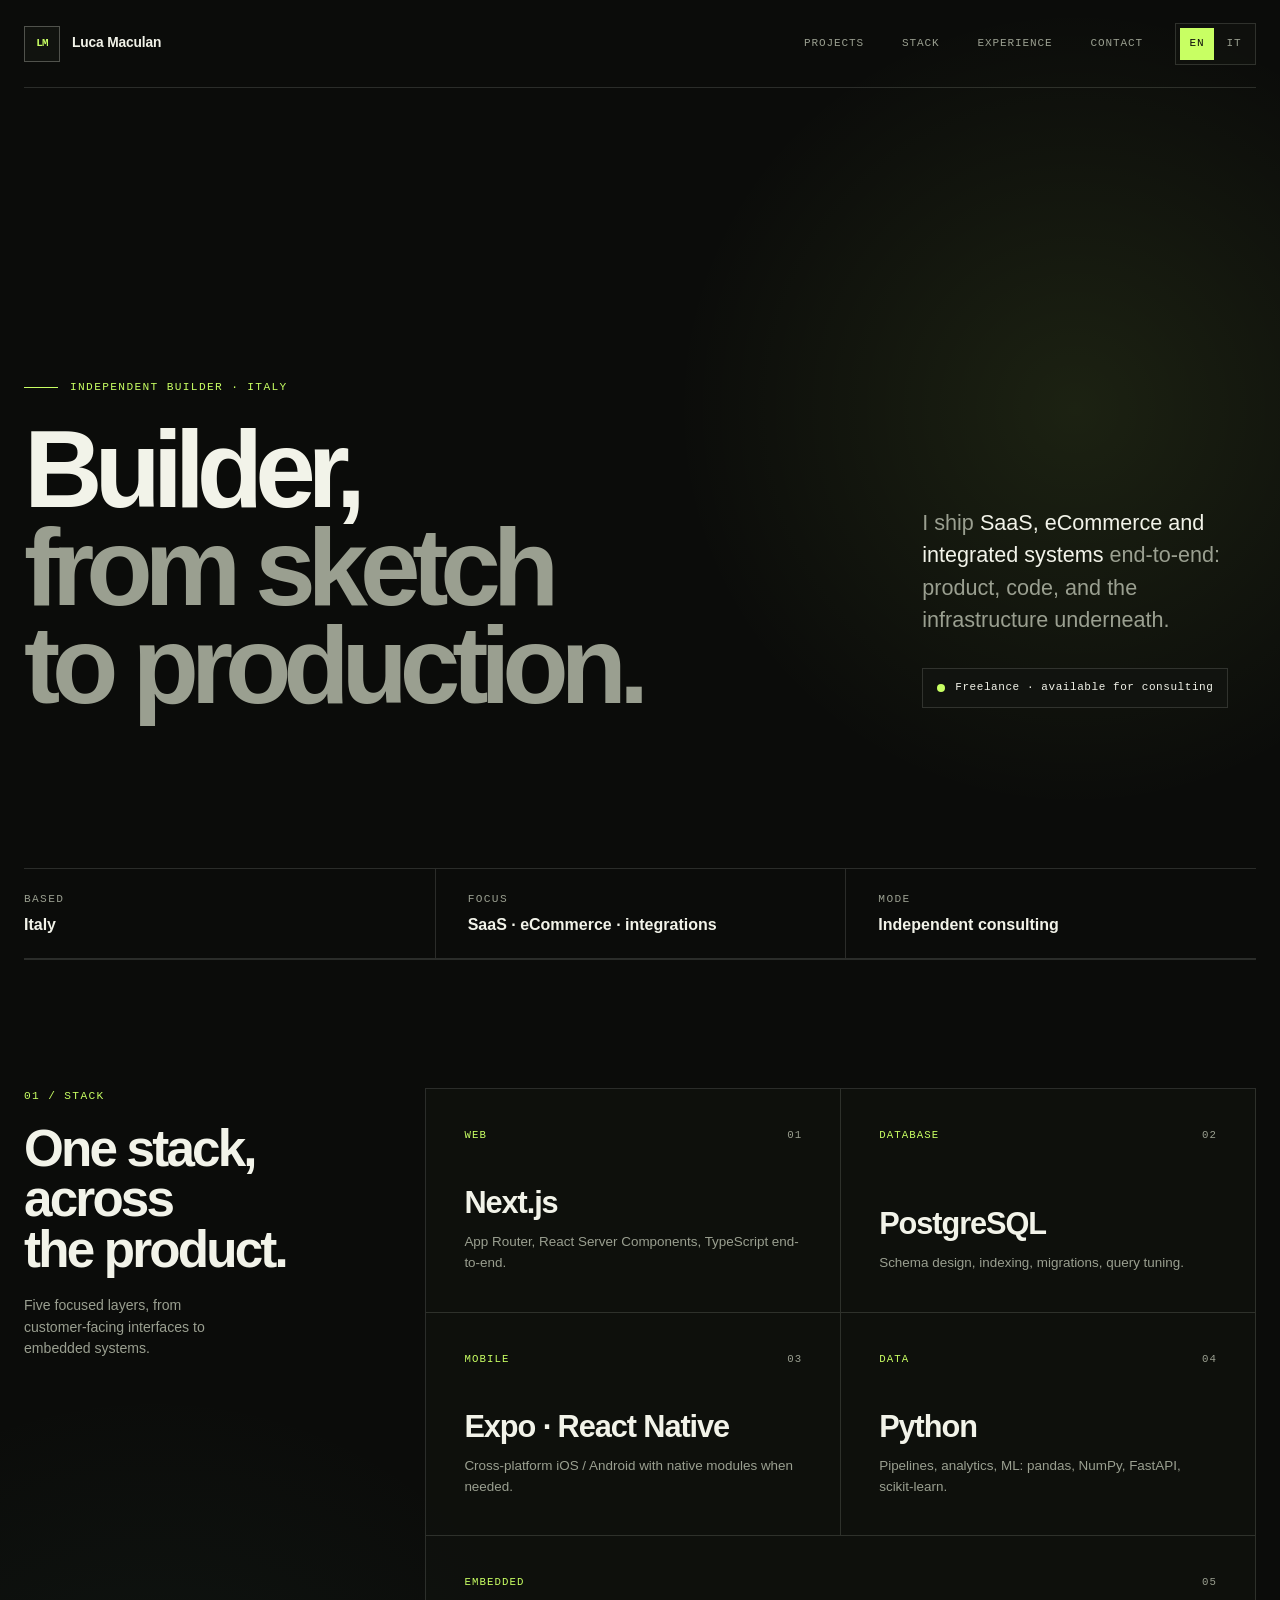
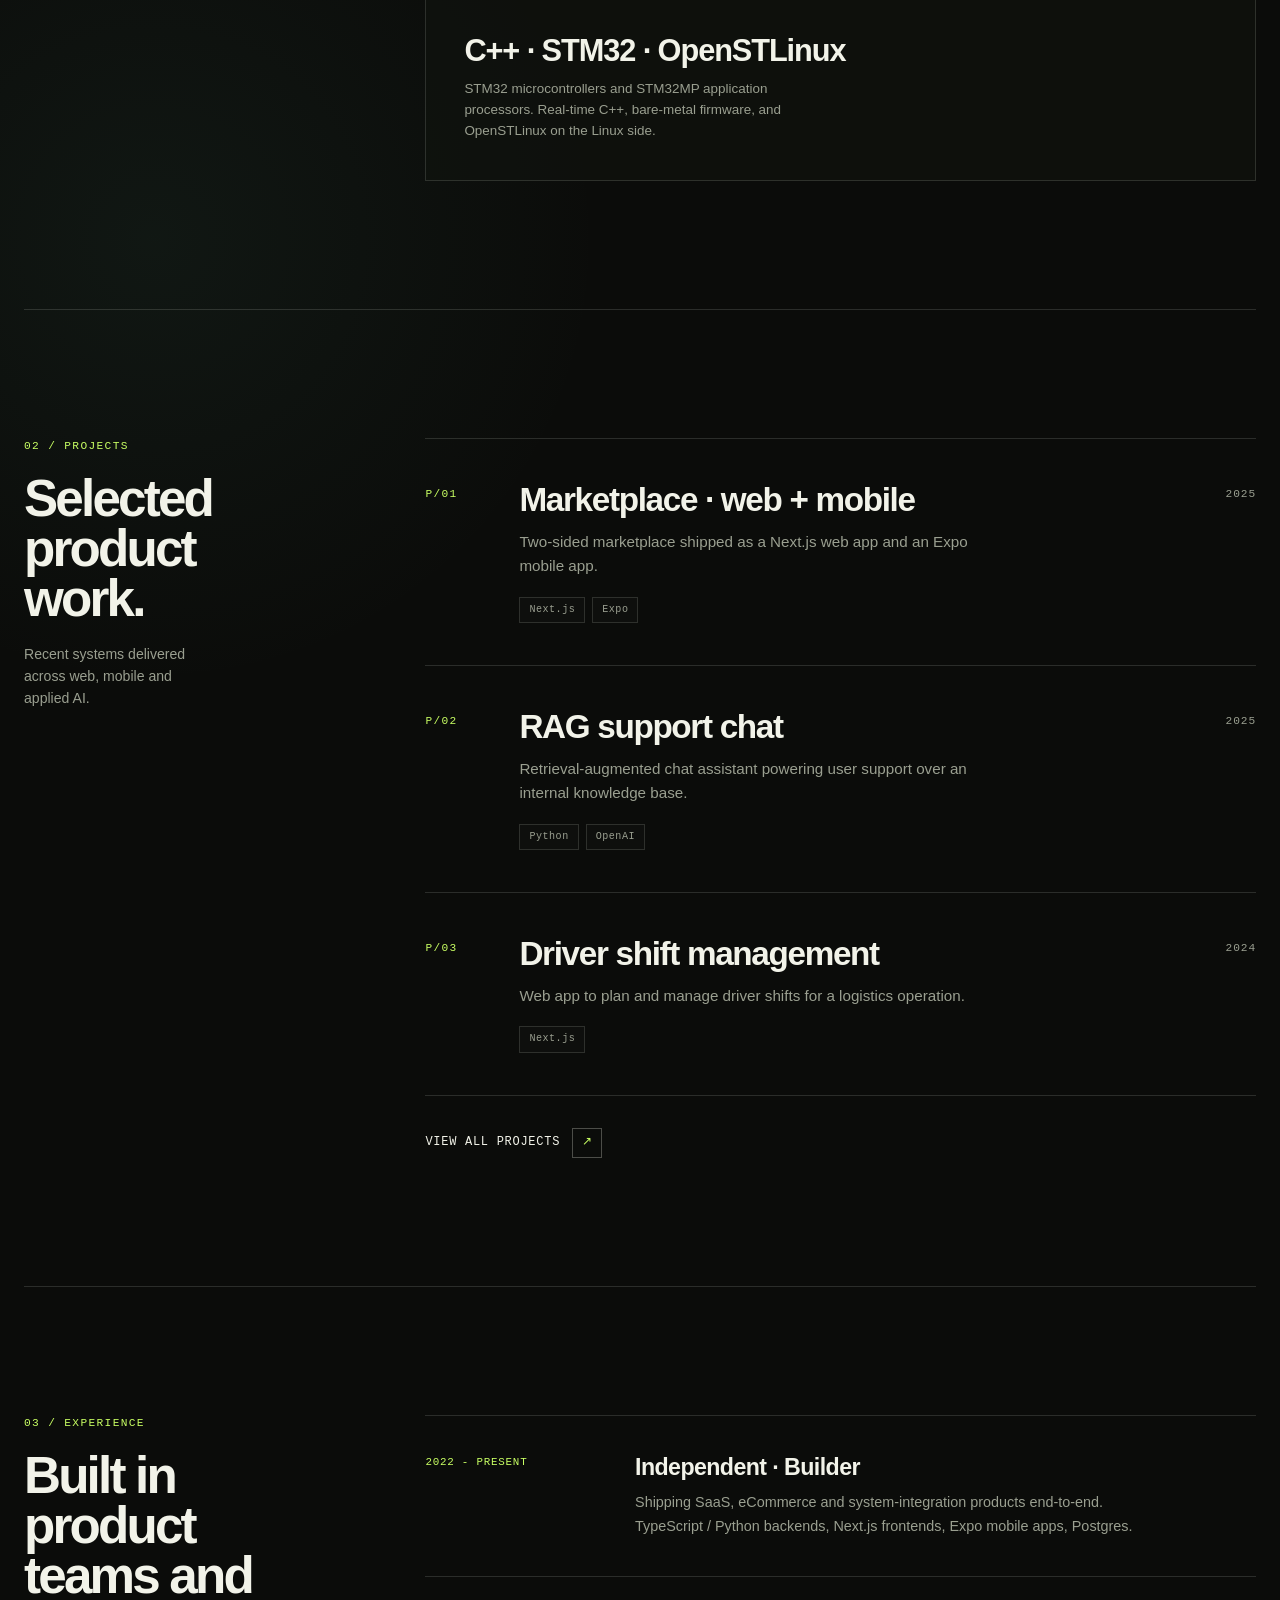
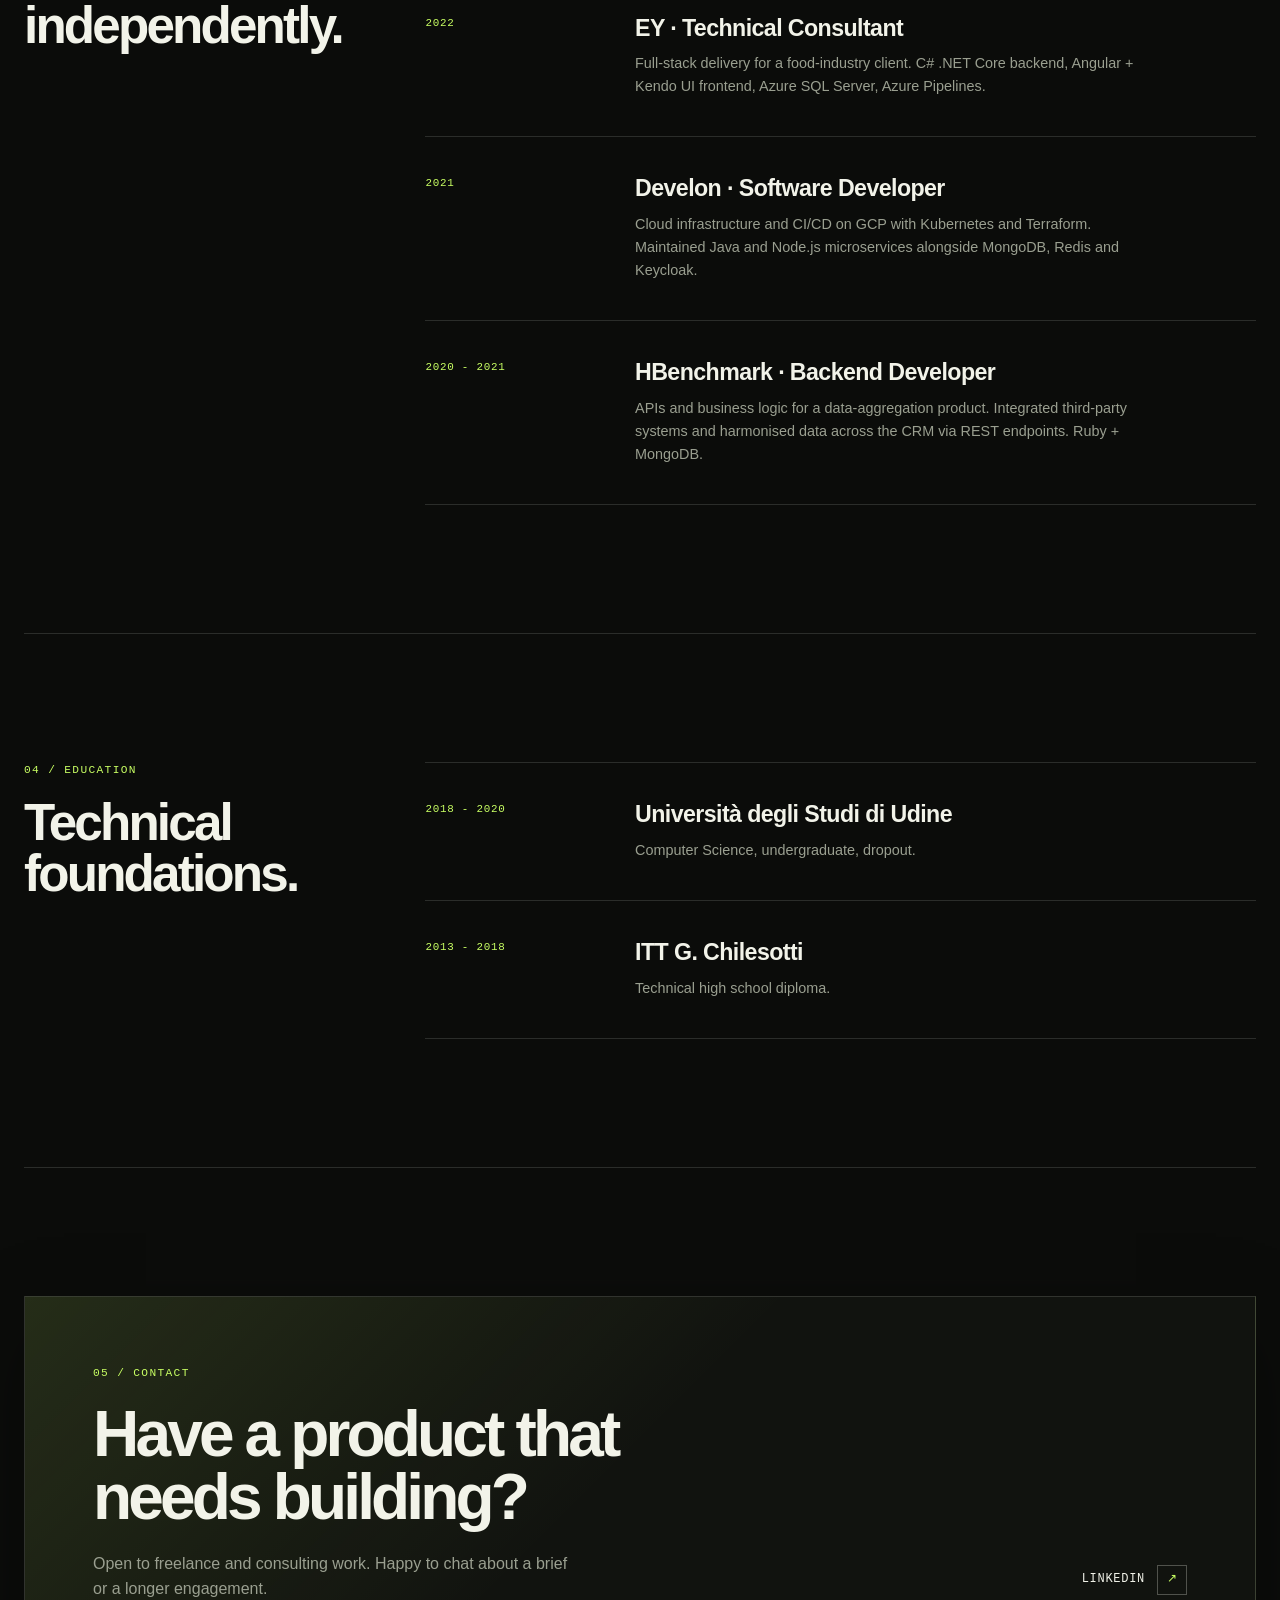
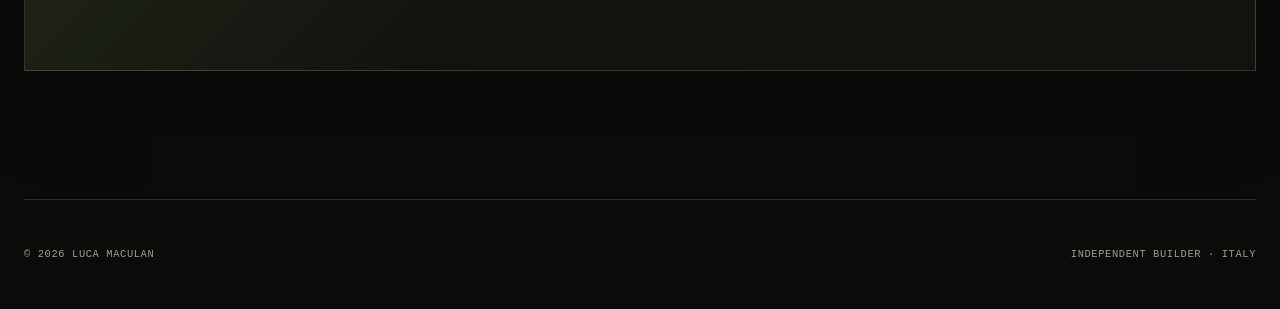
<file: index.html>
<!doctype html>
<html lang="en">
  <head>
    <meta charset="utf-8" />
    <meta name="viewport" content="width=device-width, initial-scale=1" />
    <title>Luca Maculan · Builder</title>
    <link rel="alternate" hreflang="en" href="./en/" />
    <link rel="alternate" hreflang="it" href="./it/" />
    <script>
      (function () {
        var supported = ["en", "it"];
        var fallback = "en";
        var lang = (navigator.language || navigator.userLanguage || fallback)
          .slice(0, 2)
          .toLowerCase();
        var target = supported.indexOf(lang) !== -1 ? lang : fallback;
        location.replace("./" + target + "/");
      })();
    </script>
    <meta http-equiv="refresh" content="0; url=./en/" />
  </head>
  <body>
    <p style="font-family: sans-serif; padding: 24px;">
      <a href="./en/">English</a> · <a href="./it/">Italiano</a>
    </p>
  </body>
</html>
</file>
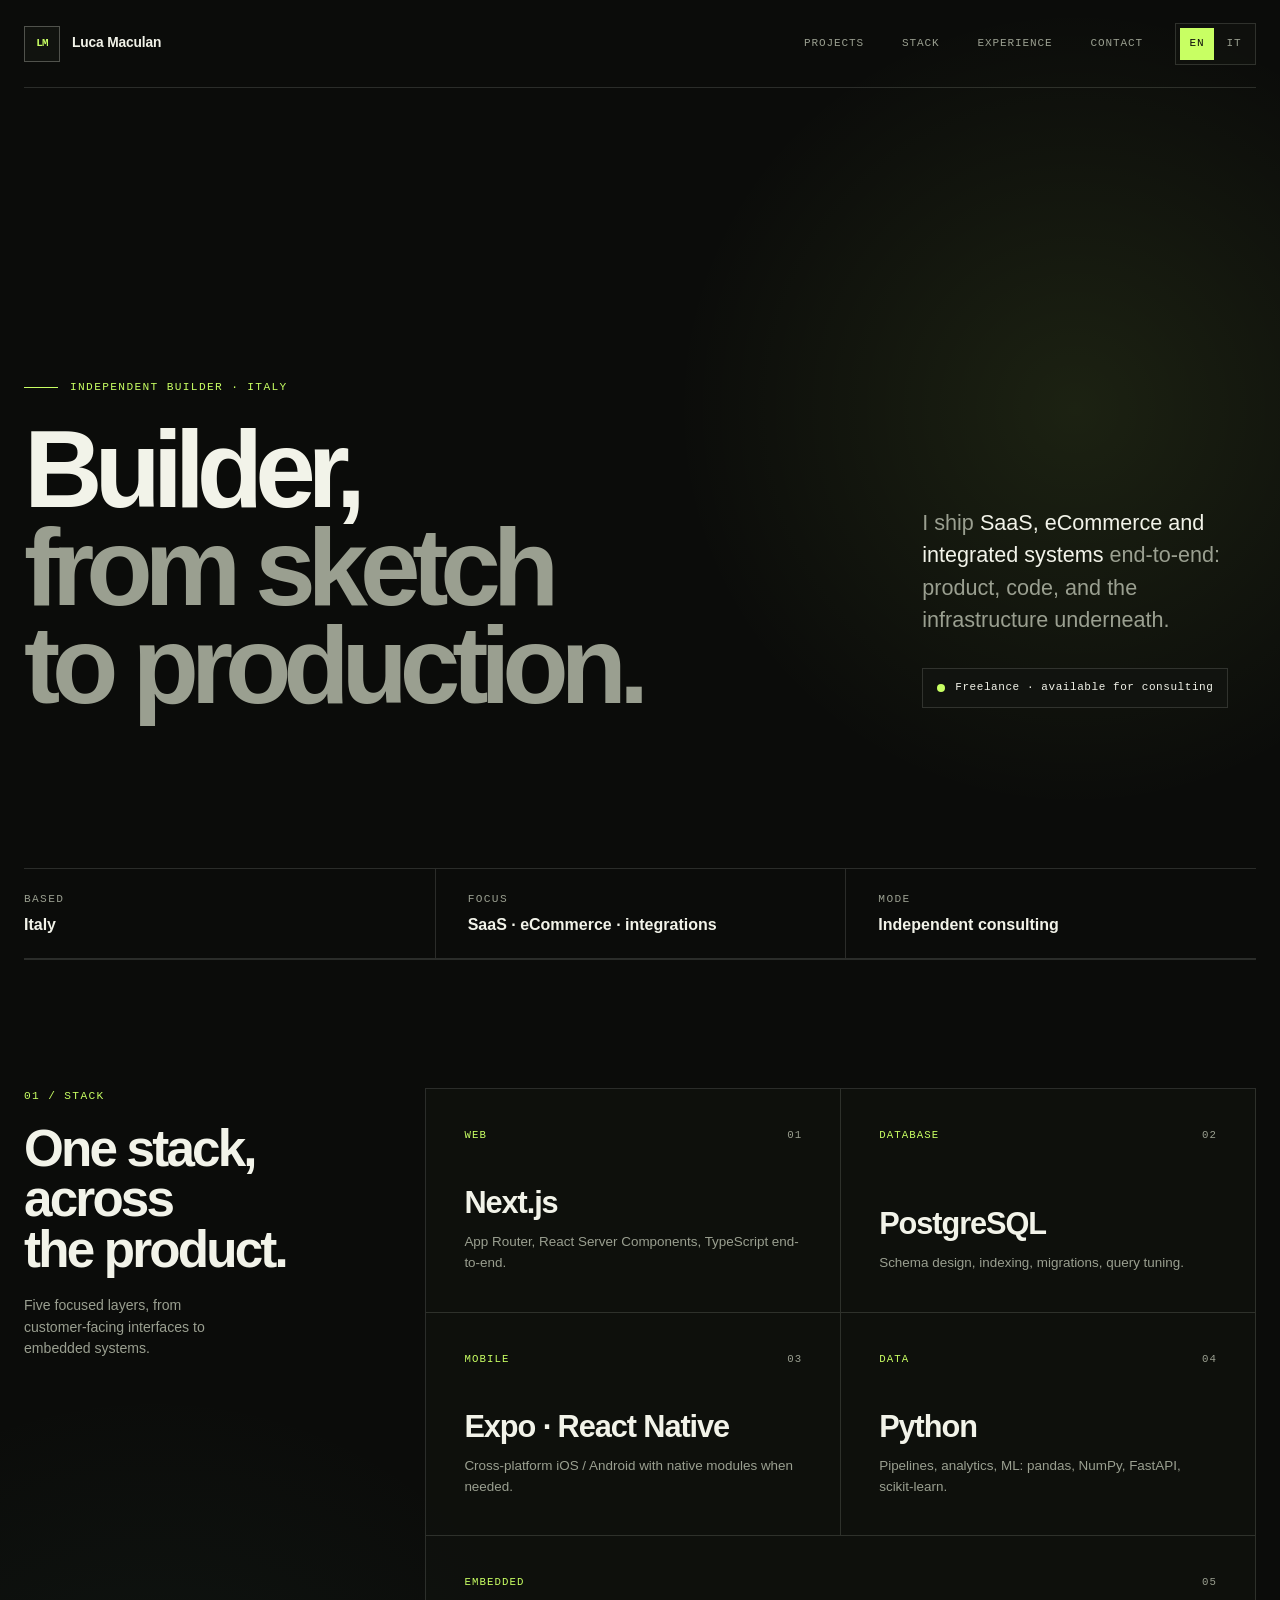
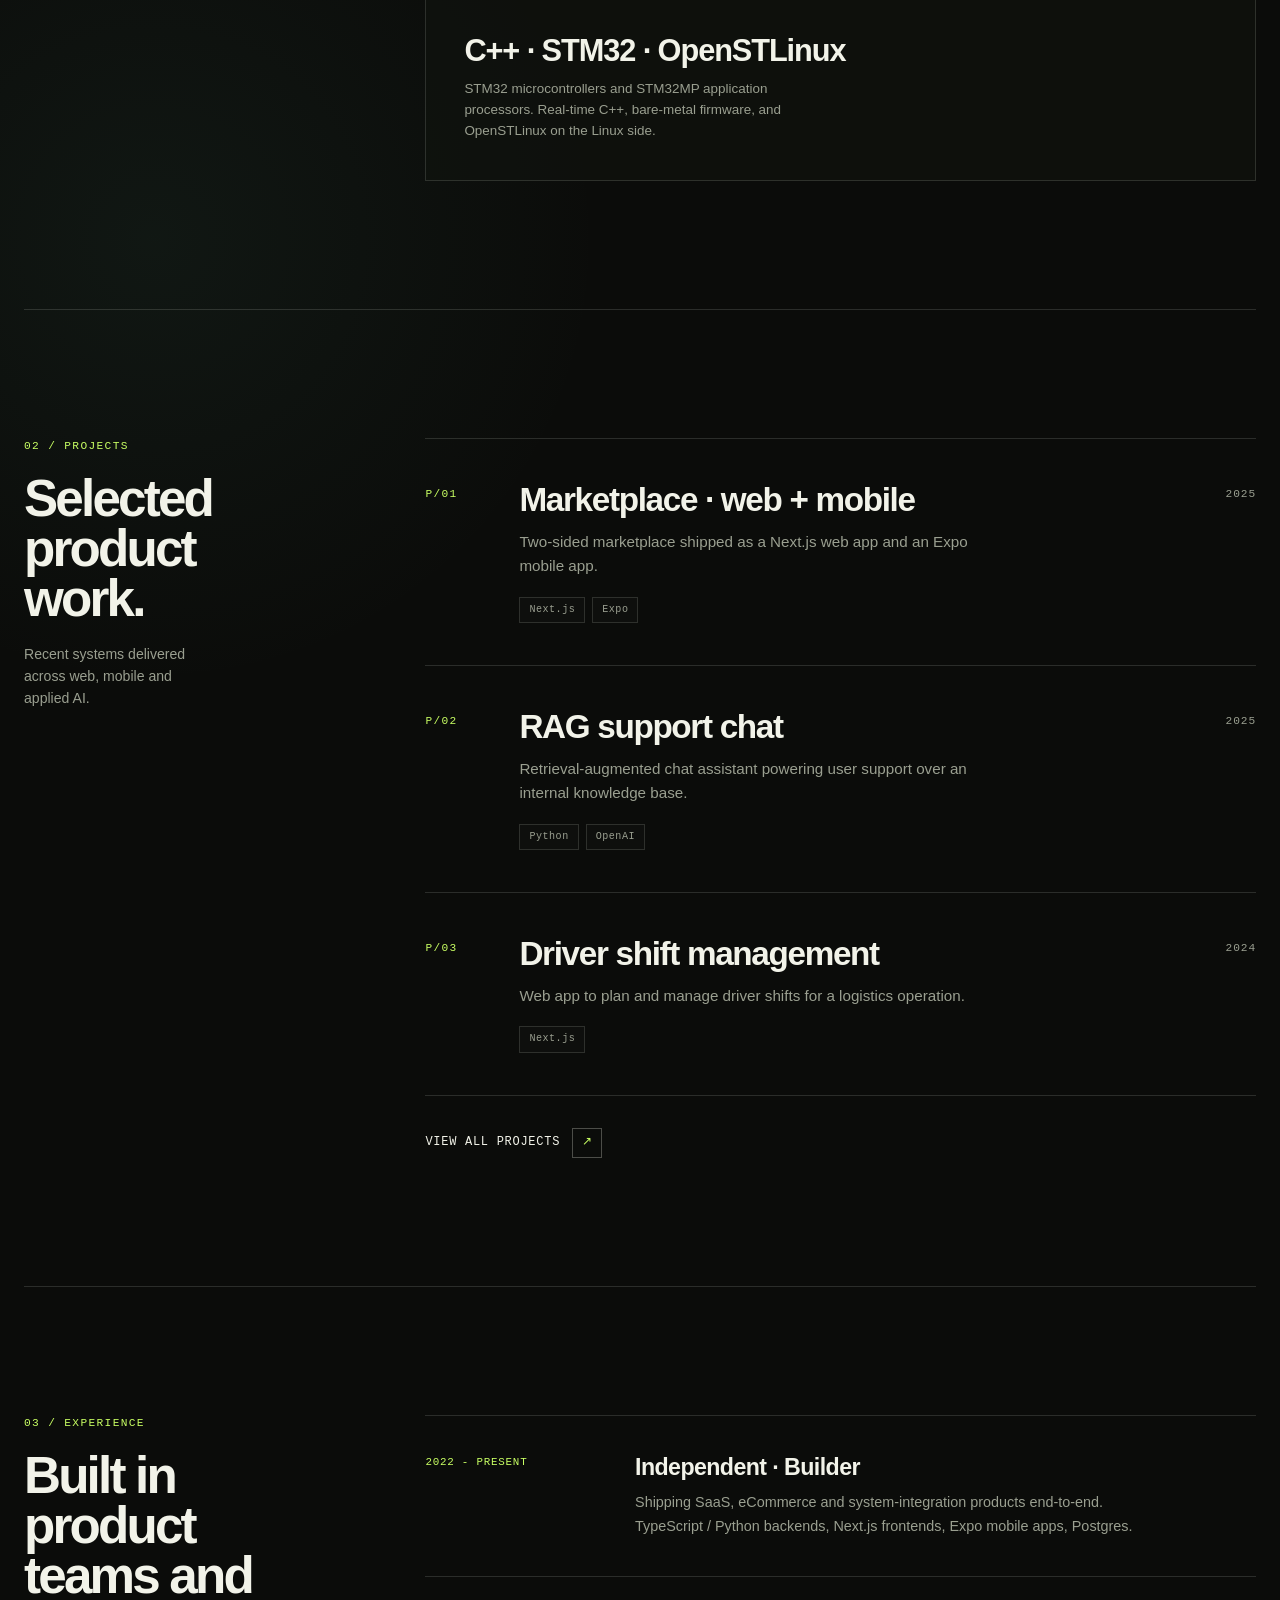
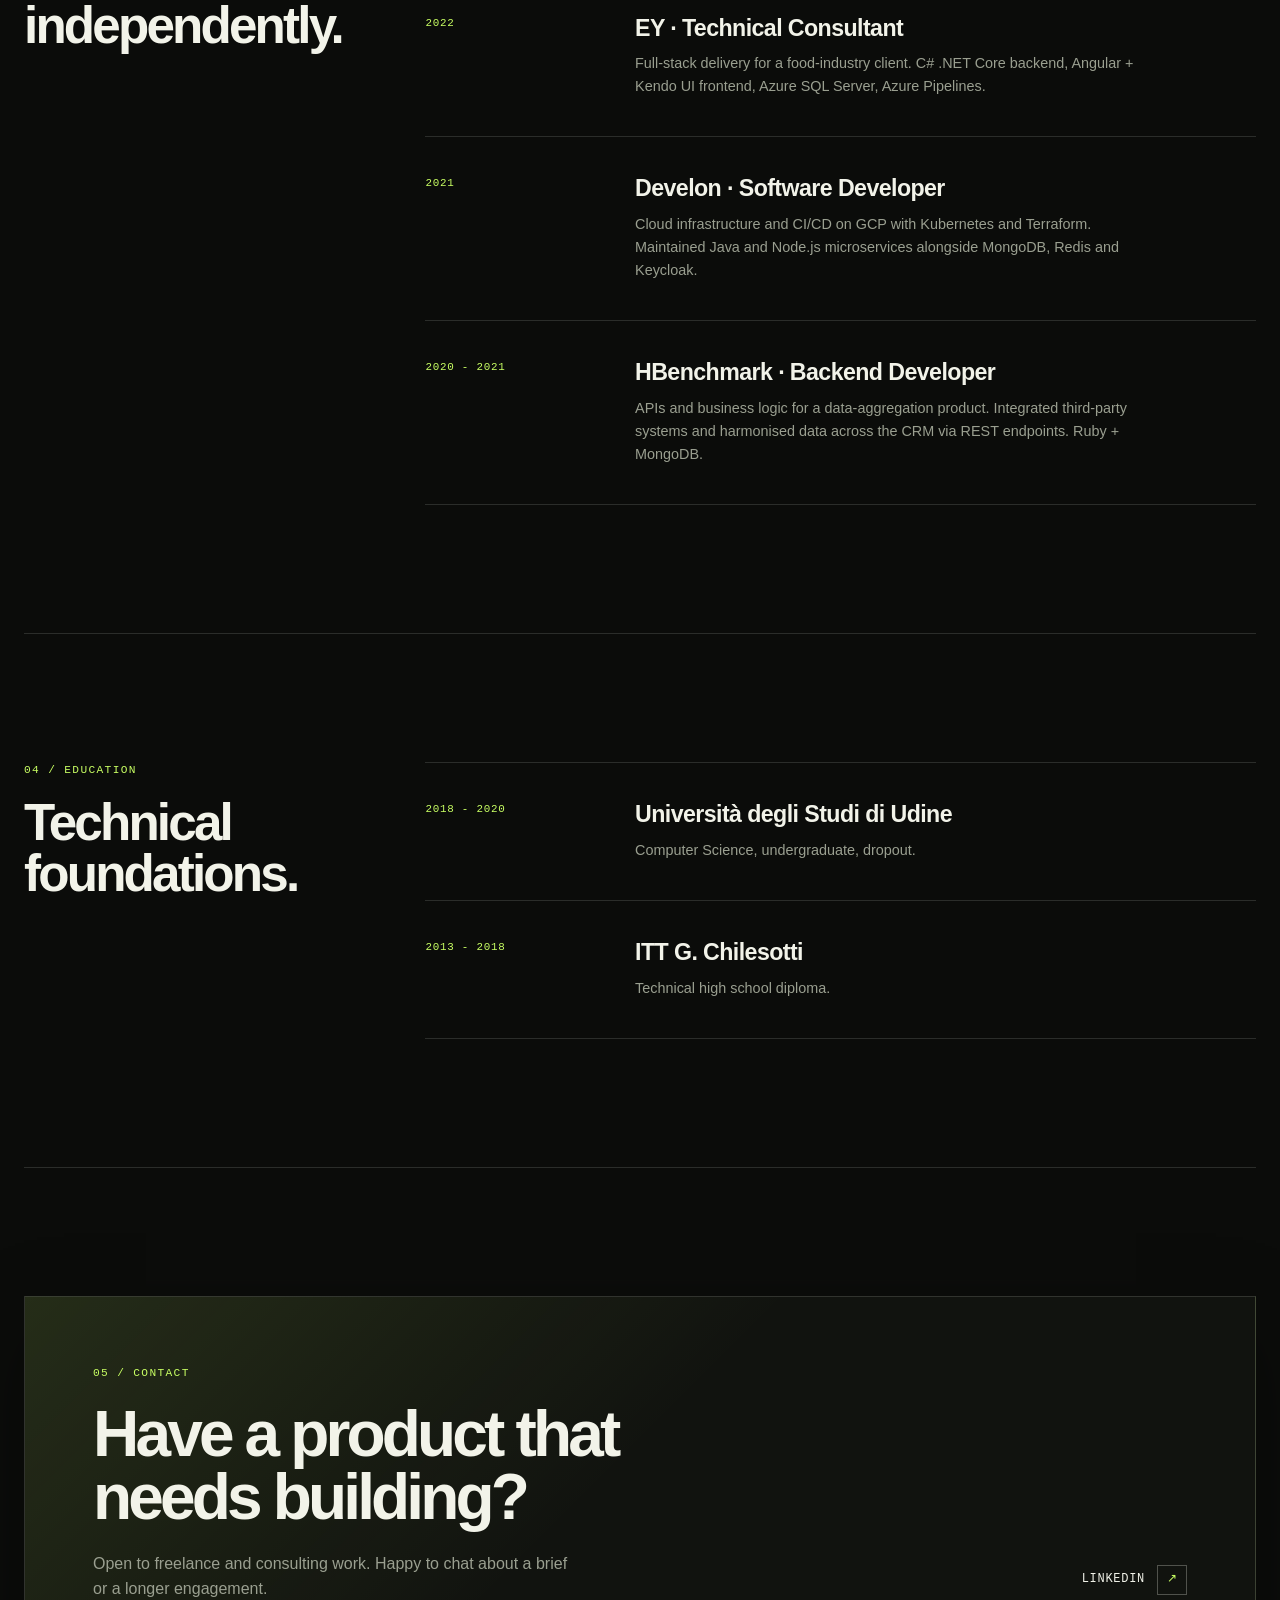
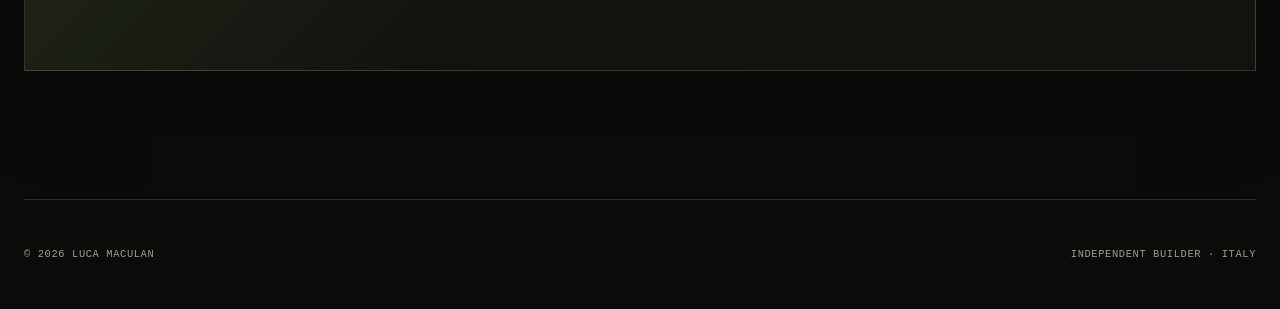
<file: en/index.html>
<!doctype html>
<html lang="en">
  <head>
    <meta charset="utf-8" />
    <meta name="viewport" content="width=device-width, initial-scale=1" />
    <meta name="theme-color" content="#0b0c0a" />
    <title>Luca Maculan · Builder</title>
    <meta
      name="description"
      content="Luca Maculan, independent builder based in Italy. SaaS, eCommerce and system integration shipped end-to-end."
    />
    <link rel="alternate" hreflang="en" href="../en/" />
    <link rel="alternate" hreflang="it" href="../it/" />
    <link rel="stylesheet" href="../styles.css" />
    <script>
      document.documentElement.classList.add("js");
    </script>
  </head>
  <body>
    <a class="skip-link" href="#main-content">Skip to content</a>

    <div class="site-shell">
      <header class="site-nav">
        <a class="brand" href="./" aria-label="Luca Maculan, home">
          <span class="brand-mark" aria-hidden="true">LM</span>
          <span class="brand-name">Luca Maculan</span>
        </a>

        <nav class="primary-nav" aria-label="Primary navigation">
          <a href="#projects">Projects</a>
          <a href="#stack">Stack</a>
          <a href="#experience">Experience</a>
          <a href="#contact">Contact</a>
        </nav>

        <nav class="language-nav" aria-label="Language">
          <a href="../en/" aria-current="page">EN</a>
          <a href="../it/" lang="it">IT</a>
        </nav>
      </header>

      <main id="main-content">
        <header class="hero">
          <div class="hero-copy" data-reveal>
            <p class="eyebrow">Independent builder · Italy</p>
            <h1>
              Builder,
              <span>from sketch to production.</span>
            </h1>
          </div>

          <div class="hero-aside" data-reveal style="--delay: 120ms">
            <p class="hero-lede">
              I ship <strong>SaaS, eCommerce and integrated systems</strong>
              end-to-end: product, code, and the infrastructure underneath.
            </p>
            <p class="status">Freelance · available for consulting</p>
          </div>
        </header>

        <div class="hero-meta" data-reveal>
          <div class="meta-item">
            <span class="meta-label">Based</span>
            <span class="meta-value">Italy</span>
          </div>
          <div class="meta-item">
            <span class="meta-label">Focus</span>
            <span class="meta-value">SaaS · eCommerce · integrations</span>
          </div>
          <div class="meta-item">
            <span class="meta-label">Mode</span>
            <span class="meta-value">Independent consulting</span>
          </div>
        </div>

        <section class="content-section" id="stack">
          <div class="section-grid">
            <div class="section-heading" data-reveal>
              <span class="section-index">01 / Stack</span>
              <h2>One stack, across the product.</h2>
              <p class="section-note">
                Five focused layers, from customer-facing interfaces to
                embedded systems.
              </p>
            </div>

            <div class="section-body stack-grid">
              <article class="stack-item" data-reveal>
                <div class="stack-topline">
                  <span class="stack-domain">Web</span>
                  <span class="stack-count">01</span>
                </div>
                <h3 class="stack-tech">Next.js</h3>
                <p class="stack-note">
                  App Router, React Server Components, TypeScript end-to-end.
                </p>
              </article>

              <article class="stack-item" data-reveal style="--delay: 60ms">
                <div class="stack-topline">
                  <span class="stack-domain">Database</span>
                  <span class="stack-count">02</span>
                </div>
                <h3 class="stack-tech">PostgreSQL</h3>
                <p class="stack-note">
                  Schema design, indexing, migrations, query tuning.
                </p>
              </article>

              <article class="stack-item" data-reveal>
                <div class="stack-topline">
                  <span class="stack-domain">Mobile</span>
                  <span class="stack-count">03</span>
                </div>
                <h3 class="stack-tech">Expo · React Native</h3>
                <p class="stack-note">
                  Cross-platform iOS / Android with native modules when needed.
                </p>
              </article>

              <article class="stack-item" data-reveal style="--delay: 60ms">
                <div class="stack-topline">
                  <span class="stack-domain">Data</span>
                  <span class="stack-count">04</span>
                </div>
                <h3 class="stack-tech">Python</h3>
                <p class="stack-note">
                  Pipelines, analytics, ML: pandas, NumPy, FastAPI,
                  scikit-learn.
                </p>
              </article>

              <article class="stack-item" data-reveal>
                <div class="stack-topline">
                  <span class="stack-domain">Embedded</span>
                  <span class="stack-count">05</span>
                </div>
                <h3 class="stack-tech">C++ · STM32 · OpenSTLinux</h3>
                <p class="stack-note">
                  STM32 microcontrollers and STM32MP application processors.
                  Real-time C++, bare-metal firmware, and OpenSTLinux on the
                  Linux side.
                </p>
              </article>
            </div>
          </div>
        </section>

        <section class="content-section" id="projects">
          <div class="section-grid">
            <div class="section-heading" data-reveal>
              <span class="section-index">02 / Projects</span>
              <h2>Selected product work.</h2>
              <p class="section-note">
                Recent systems delivered across web, mobile and applied AI.
              </p>
            </div>

            <div class="section-body">
              <div class="project-list">
                <article class="project-record" data-reveal>
                  <span class="record-number">P/01</span>
                  <div class="project-copy">
                    <div class="project-title-row">
                      <h3>Marketplace · web + mobile</h3>
                    </div>
                    <p class="project-description">
                      Two-sided marketplace shipped as a Next.js web app and an
                      Expo mobile app.
                    </p>
                    <div class="tags" aria-label="Technologies">
                      <span class="tag">Next.js</span>
                      <span class="tag">Expo</span>
                    </div>
                  </div>
                  <span class="project-year">2025</span>
                </article>

                <article class="project-record" data-reveal>
                  <span class="record-number">P/02</span>
                  <div class="project-copy">
                    <div class="project-title-row">
                      <h3>RAG support chat</h3>
                    </div>
                    <p class="project-description">
                      Retrieval-augmented chat assistant powering user support
                      over an internal knowledge base.
                    </p>
                    <div class="tags" aria-label="Technologies">
                      <span class="tag">Python</span>
                      <span class="tag">OpenAI</span>
                    </div>
                  </div>
                  <span class="project-year">2025</span>
                </article>

                <article class="project-record" data-reveal>
                  <span class="record-number">P/03</span>
                  <div class="project-copy">
                    <div class="project-title-row">
                      <h3>Driver shift management</h3>
                    </div>
                    <p class="project-description">
                      Web app to plan and manage driver shifts for a logistics
                      operation.
                    </p>
                    <div class="tags" aria-label="Technologies">
                      <span class="tag">Next.js</span>
                    </div>
                  </div>
                  <span class="project-year">2024</span>
                </article>
              </div>

              <a class="text-link" href="./projects/">View all projects</a>
            </div>
          </div>
        </section>

        <section class="content-section" id="experience">
          <div class="section-grid">
            <div class="section-heading" data-reveal>
              <span class="section-index">03 / Experience</span>
              <h2>Built in product teams and independently.</h2>
            </div>

            <div class="section-body timeline">
              <article class="timeline-item" data-reveal>
                <span class="timeline-year">2022 - present</span>
                <div>
                  <h3>Independent · Builder</h3>
                  <p>
                    Shipping SaaS, eCommerce and system-integration products
                    end-to-end. TypeScript / Python backends, Next.js
                    frontends, Expo mobile apps, Postgres.
                  </p>
                </div>
              </article>

              <article class="timeline-item" data-reveal>
                <span class="timeline-year">2022</span>
                <div>
                  <h3>EY · Technical Consultant</h3>
                  <p>
                    Full-stack delivery for a food-industry client. C# .NET
                    Core backend, Angular + Kendo UI frontend, Azure SQL Server,
                    Azure Pipelines.
                  </p>
                </div>
              </article>

              <article class="timeline-item" data-reveal>
                <span class="timeline-year">2021</span>
                <div>
                  <h3>Develon · Software Developer</h3>
                  <p>
                    Cloud infrastructure and CI/CD on GCP with Kubernetes and
                    Terraform. Maintained Java and Node.js microservices
                    alongside MongoDB, Redis and Keycloak.
                  </p>
                </div>
              </article>

              <article class="timeline-item" data-reveal>
                <span class="timeline-year">2020 - 2021</span>
                <div>
                  <h3>HBenchmark · Backend Developer</h3>
                  <p>
                    APIs and business logic for a data-aggregation product.
                    Integrated third-party systems and harmonised data across
                    the CRM via REST endpoints. Ruby + MongoDB.
                  </p>
                </div>
              </article>
            </div>
          </div>
        </section>

        <section class="content-section" id="education">
          <div class="section-grid">
            <div class="section-heading" data-reveal>
              <span class="section-index">04 / Education</span>
              <h2>Technical foundations.</h2>
            </div>

            <div class="section-body timeline">
              <article class="timeline-item" data-reveal>
                <span class="timeline-year">2018 - 2020</span>
                <div>
                  <h3>Università degli Studi di Udine</h3>
                  <p>Computer Science, undergraduate, dropout.</p>
                </div>
              </article>

              <article class="timeline-item" data-reveal>
                <span class="timeline-year">2013 - 2018</span>
                <div>
                  <h3>ITT G. Chilesotti</h3>
                  <p>Technical high school diploma.</p>
                </div>
              </article>
            </div>
          </div>
        </section>

        <section class="content-section" id="contact">
          <div class="contact-panel" data-reveal>
            <div>
              <span class="section-index">05 / Contact</span>
              <h2>Have a product that needs building?</h2>
              <p>
                Open to freelance and consulting work. Happy to chat about a
                brief or a longer engagement.
              </p>
            </div>
            <a
              class="contact-link"
              href="https://www.linkedin.com/in/luca-maculan"
              target="_blank"
              rel="noreferrer"
              >LinkedIn</a
            >
          </div>
        </section>
      </main>

      <footer class="site-footer">
        <span id="copyright"></span>
        <span class="footer-note">Independent builder · Italy</span>
      </footer>
    </div>

    <script>
      document.getElementById("copyright").textContent =
        "© " + new Date().getFullYear() + " Luca Maculan";

      const revealItems = document.querySelectorAll("[data-reveal]");
      const reduceMotion = window.matchMedia(
        "(prefers-reduced-motion: reduce)"
      ).matches;

      if (!("IntersectionObserver" in window) || reduceMotion) {
        revealItems.forEach((item) => item.classList.add("is-visible"));
      } else {
        const observer = new IntersectionObserver(
          (entries) => {
            entries.forEach((entry) => {
              if (entry.isIntersecting) {
                entry.target.classList.add("is-visible");
                observer.unobserve(entry.target);
              }
            });
          },
          { rootMargin: "0px 0px -8% 0px", threshold: 0.08 }
        );

        revealItems.forEach((item) => observer.observe(item));
      }
    </script>
  </body>
</html>
</file>
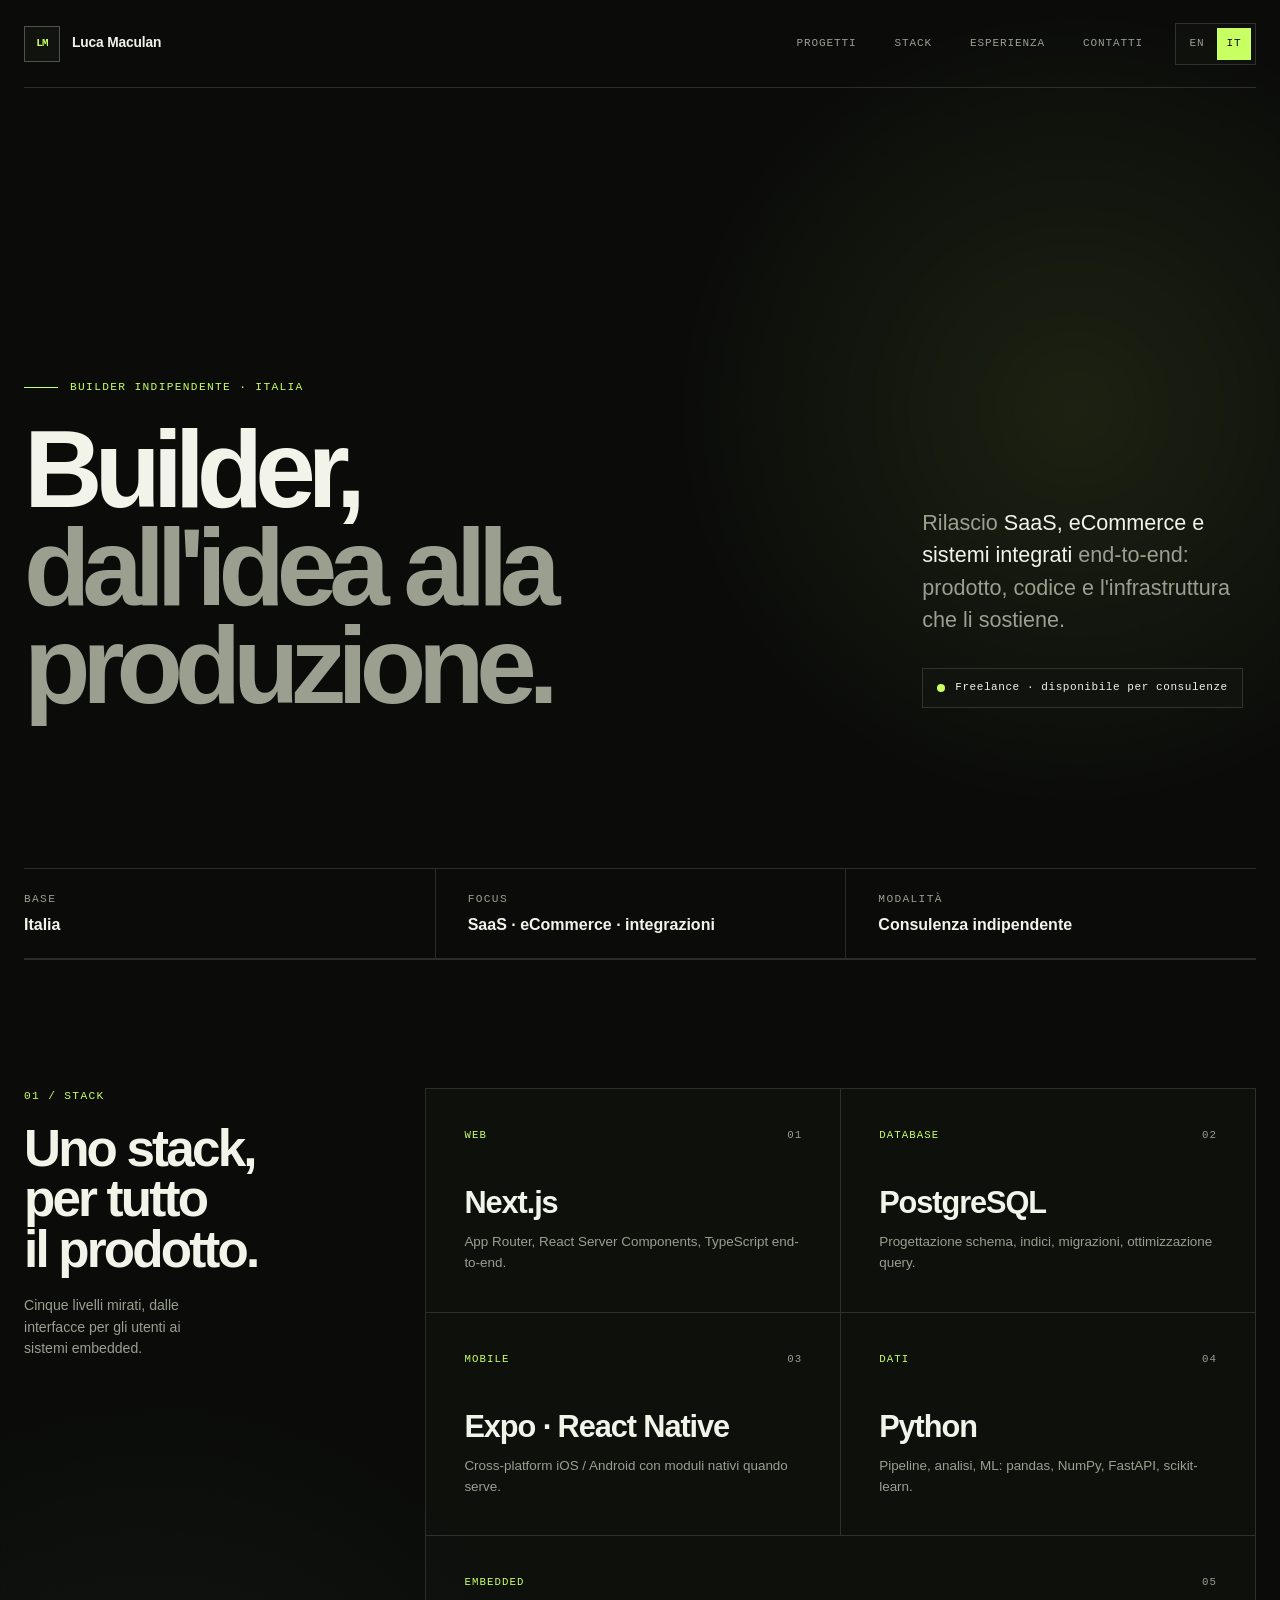
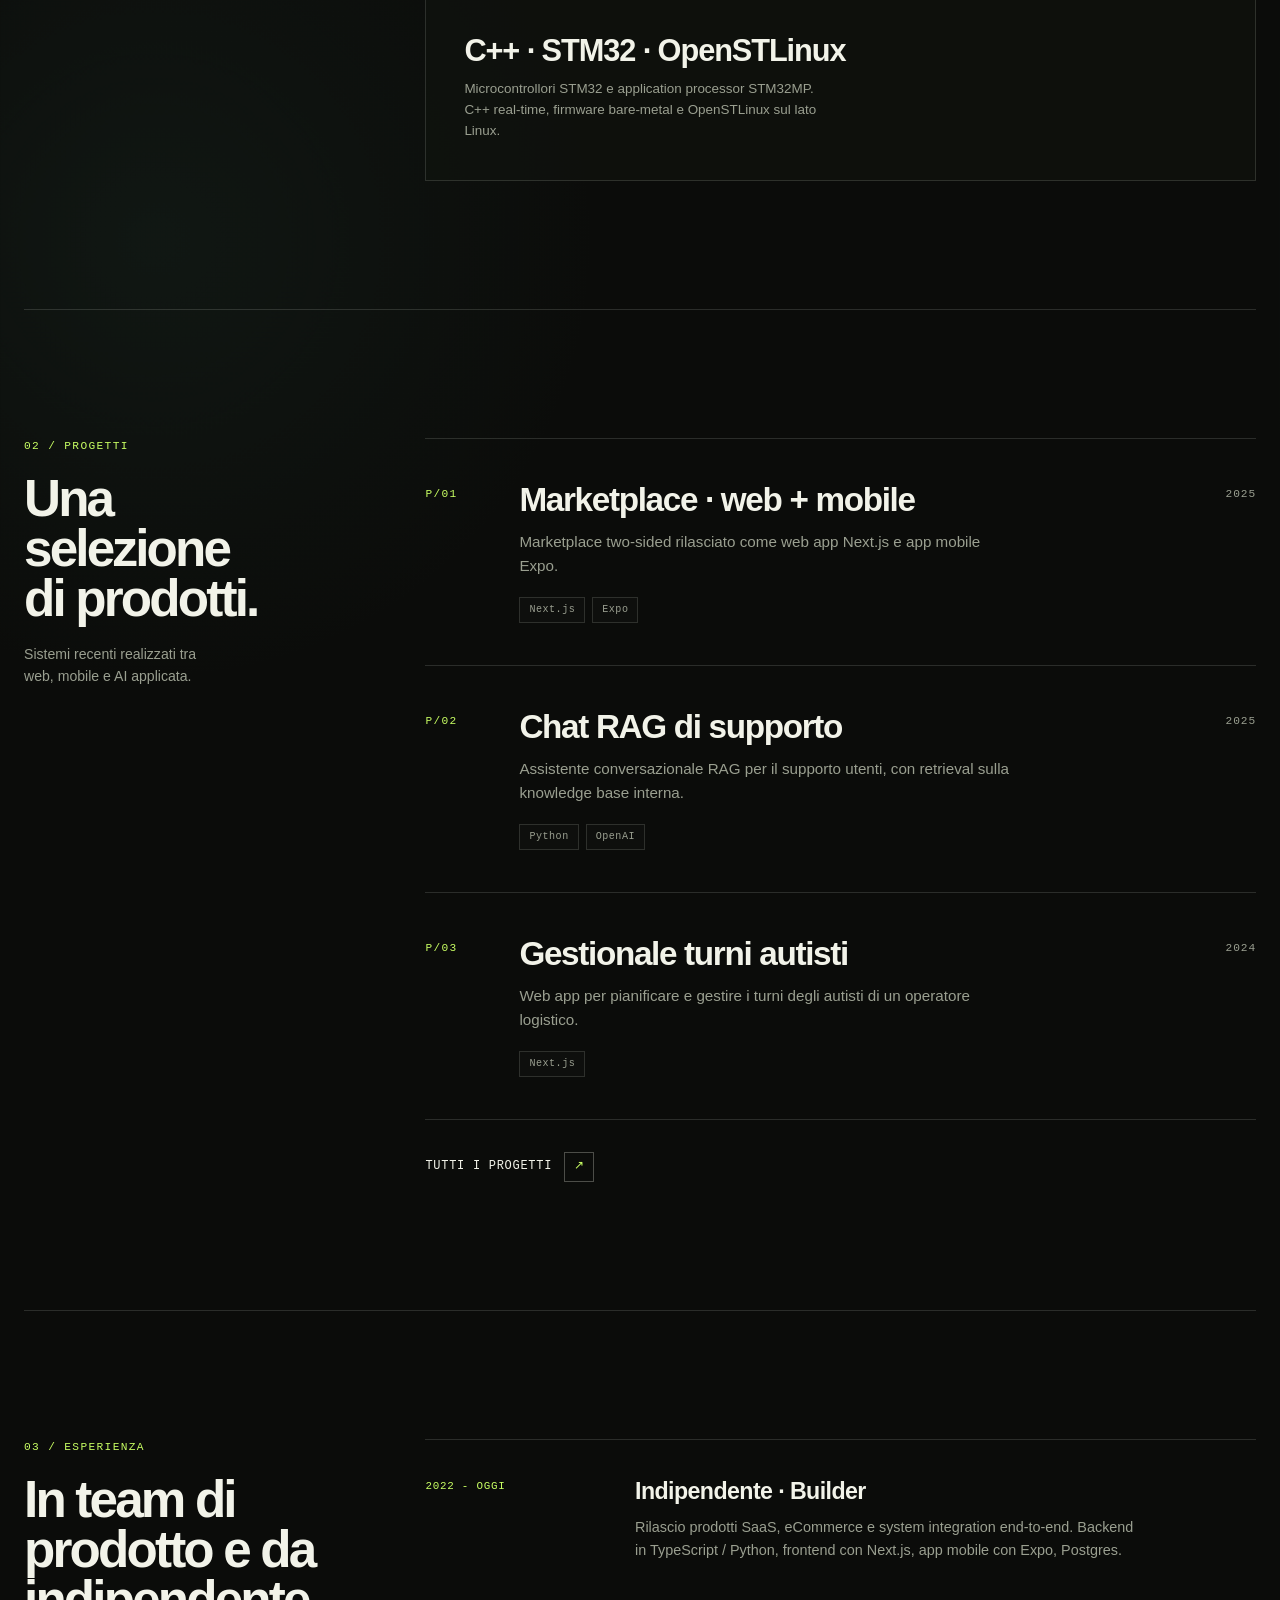
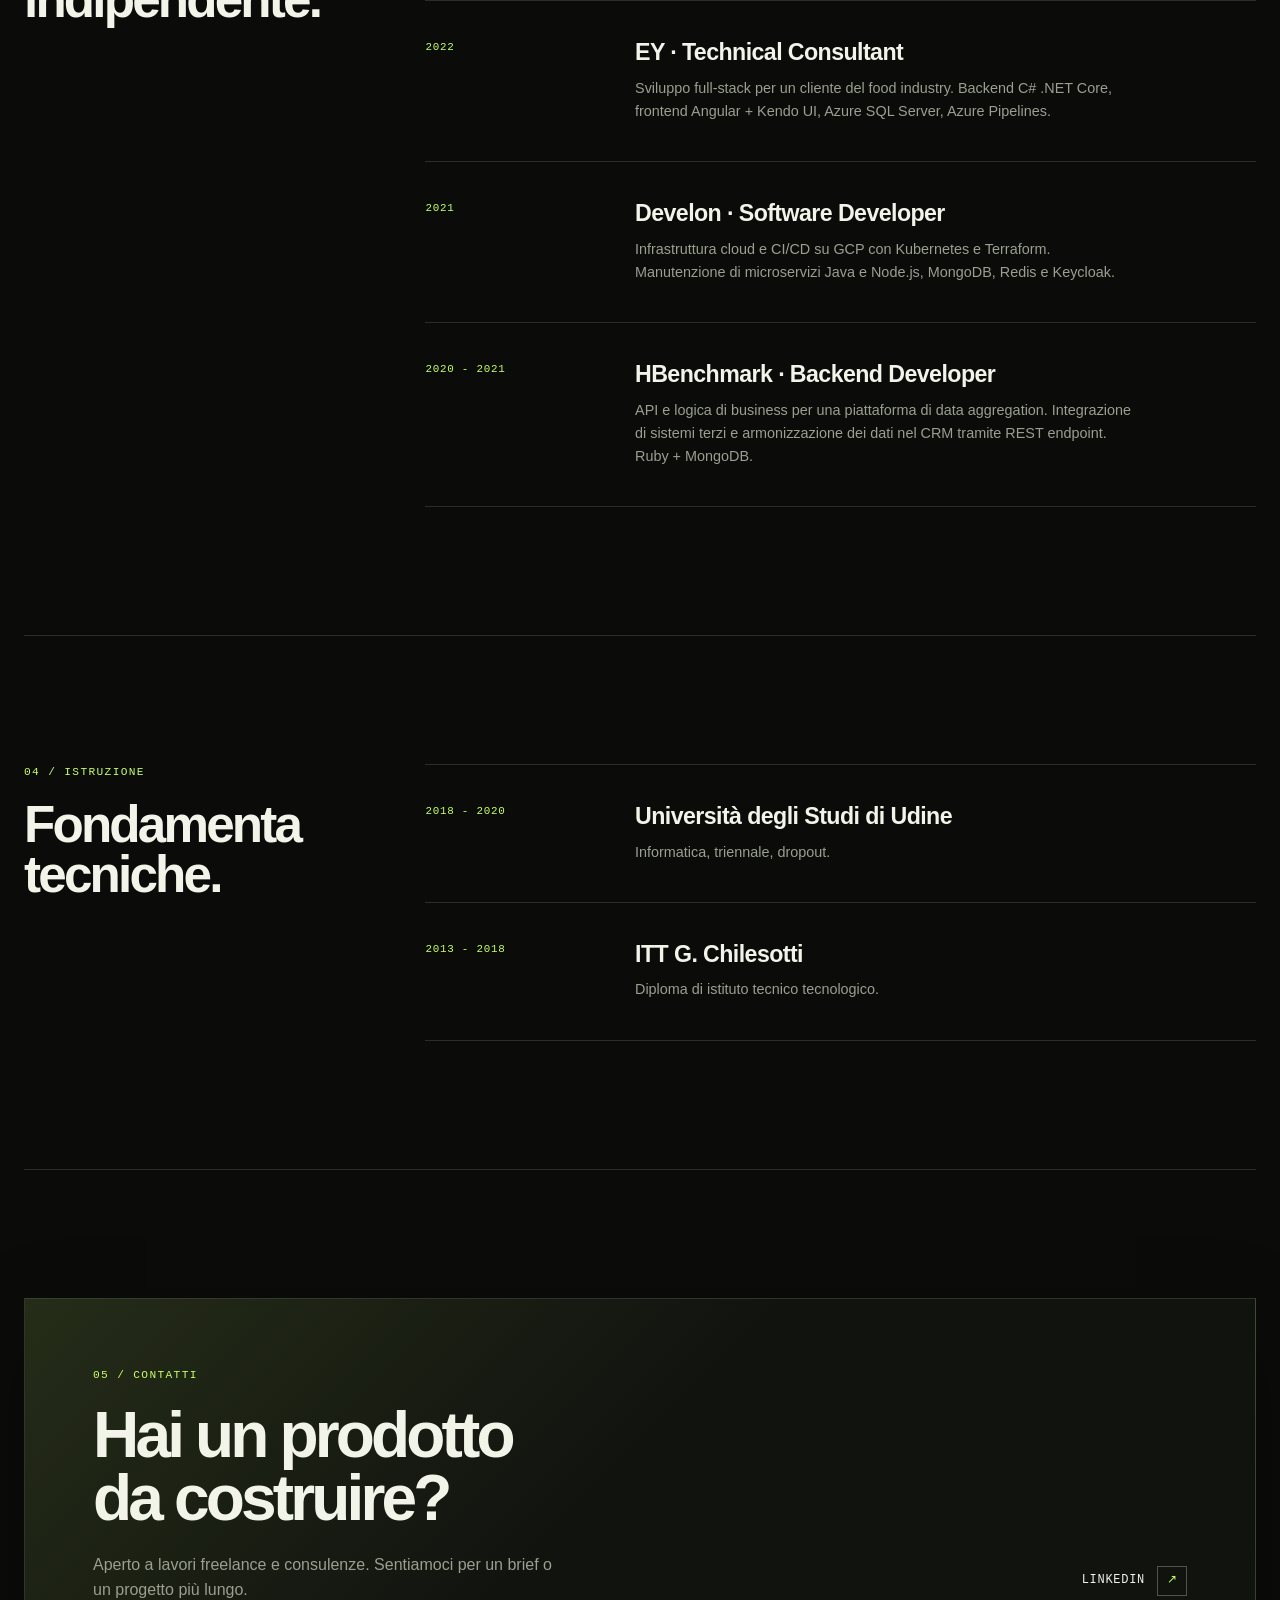
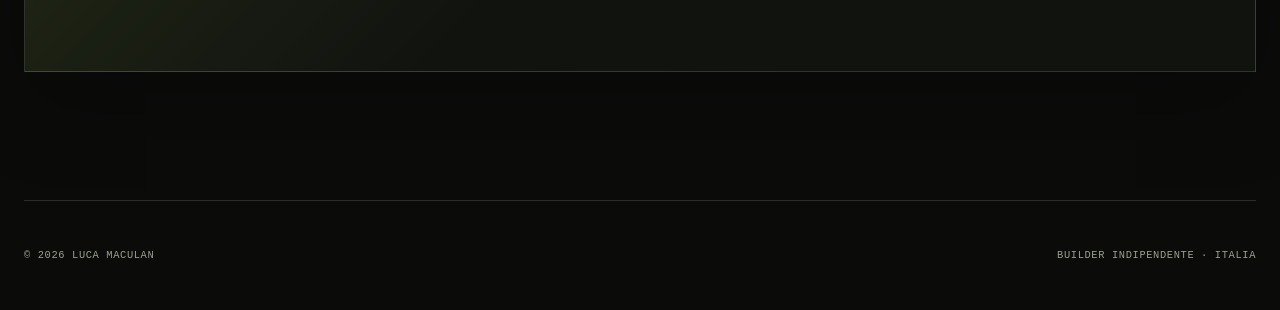
<file: it/index.html>
<!doctype html>
<html lang="it">
  <head>
    <meta charset="utf-8" />
    <meta name="viewport" content="width=device-width, initial-scale=1" />
    <meta name="theme-color" content="#0b0c0a" />
    <title>Luca Maculan · Builder</title>
    <meta
      name="description"
      content="Luca Maculan, builder indipendente, dall'Italia. SaaS, eCommerce e integrazione di sistemi rilasciati end-to-end."
    />
    <link rel="alternate" hreflang="en" href="../en/" />
    <link rel="alternate" hreflang="it" href="../it/" />
    <link rel="stylesheet" href="../styles.css" />
    <script>
      document.documentElement.classList.add("js");
    </script>
  </head>
  <body>
    <a class="skip-link" href="#main-content">Vai al contenuto</a>

    <div class="site-shell">
      <header class="site-nav">
        <a class="brand" href="./" aria-label="Luca Maculan, home">
          <span class="brand-mark" aria-hidden="true">LM</span>
          <span class="brand-name">Luca Maculan</span>
        </a>

        <nav class="primary-nav" aria-label="Navigazione principale">
          <a href="#projects">Progetti</a>
          <a href="#stack">Stack</a>
          <a href="#experience">Esperienza</a>
          <a href="#contact">Contatti</a>
        </nav>

        <nav class="language-nav" aria-label="Lingua">
          <a href="../en/" lang="en">EN</a>
          <a href="../it/" aria-current="page">IT</a>
        </nav>
      </header>

      <main id="main-content">
        <header class="hero">
          <div class="hero-copy" data-reveal>
            <p class="eyebrow">Builder indipendente · Italia</p>
            <h1>
              Builder,
              <span>dall'idea alla produzione.</span>
            </h1>
          </div>

          <div class="hero-aside" data-reveal style="--delay: 120ms">
            <p class="hero-lede">
              Rilascio <strong>SaaS, eCommerce e sistemi integrati</strong>
              end-to-end: prodotto, codice e l'infrastruttura che li sostiene.
            </p>
            <p class="status">Freelance · disponibile per consulenze</p>
          </div>
        </header>

        <div class="hero-meta" data-reveal>
          <div class="meta-item">
            <span class="meta-label">Base</span>
            <span class="meta-value">Italia</span>
          </div>
          <div class="meta-item">
            <span class="meta-label">Focus</span>
            <span class="meta-value">SaaS · eCommerce · integrazioni</span>
          </div>
          <div class="meta-item">
            <span class="meta-label">Modalità</span>
            <span class="meta-value">Consulenza indipendente</span>
          </div>
        </div>

        <section class="content-section" id="stack">
          <div class="section-grid">
            <div class="section-heading" data-reveal>
              <span class="section-index">01 / Stack</span>
              <h2>Uno stack, per tutto il prodotto.</h2>
              <p class="section-note">
                Cinque livelli mirati, dalle interfacce per gli utenti ai
                sistemi embedded.
              </p>
            </div>

            <div class="section-body stack-grid">
              <article class="stack-item" data-reveal>
                <div class="stack-topline">
                  <span class="stack-domain">Web</span>
                  <span class="stack-count">01</span>
                </div>
                <h3 class="stack-tech">Next.js</h3>
                <p class="stack-note">
                  App Router, React Server Components, TypeScript end-to-end.
                </p>
              </article>

              <article class="stack-item" data-reveal style="--delay: 60ms">
                <div class="stack-topline">
                  <span class="stack-domain">Database</span>
                  <span class="stack-count">02</span>
                </div>
                <h3 class="stack-tech">PostgreSQL</h3>
                <p class="stack-note">
                  Progettazione schema, indici, migrazioni, ottimizzazione
                  query.
                </p>
              </article>

              <article class="stack-item" data-reveal>
                <div class="stack-topline">
                  <span class="stack-domain">Mobile</span>
                  <span class="stack-count">03</span>
                </div>
                <h3 class="stack-tech">Expo · React Native</h3>
                <p class="stack-note">
                  Cross-platform iOS / Android con moduli nativi quando serve.
                </p>
              </article>

              <article class="stack-item" data-reveal style="--delay: 60ms">
                <div class="stack-topline">
                  <span class="stack-domain">Dati</span>
                  <span class="stack-count">04</span>
                </div>
                <h3 class="stack-tech">Python</h3>
                <p class="stack-note">
                  Pipeline, analisi, ML: pandas, NumPy, FastAPI, scikit-learn.
                </p>
              </article>

              <article class="stack-item" data-reveal>
                <div class="stack-topline">
                  <span class="stack-domain">Embedded</span>
                  <span class="stack-count">05</span>
                </div>
                <h3 class="stack-tech">C++ · STM32 · OpenSTLinux</h3>
                <p class="stack-note">
                  Microcontrollori STM32 e application processor STM32MP. C++
                  real-time, firmware bare-metal e OpenSTLinux sul lato Linux.
                </p>
              </article>
            </div>
          </div>
        </section>

        <section class="content-section" id="projects">
          <div class="section-grid">
            <div class="section-heading" data-reveal>
              <span class="section-index">02 / Progetti</span>
              <h2>Una selezione di prodotti.</h2>
              <p class="section-note">
                Sistemi recenti realizzati tra web, mobile e AI applicata.
              </p>
            </div>

            <div class="section-body">
              <div class="project-list">
                <article class="project-record" data-reveal>
                  <span class="record-number">P/01</span>
                  <div class="project-copy">
                    <div class="project-title-row">
                      <h3>Marketplace · web + mobile</h3>
                    </div>
                    <p class="project-description">
                      Marketplace two-sided rilasciato come web app Next.js e
                      app mobile Expo.
                    </p>
                    <div class="tags" aria-label="Tecnologie">
                      <span class="tag">Next.js</span>
                      <span class="tag">Expo</span>
                    </div>
                  </div>
                  <span class="project-year">2025</span>
                </article>

                <article class="project-record" data-reveal>
                  <span class="record-number">P/02</span>
                  <div class="project-copy">
                    <div class="project-title-row">
                      <h3>Chat RAG di supporto</h3>
                    </div>
                    <p class="project-description">
                      Assistente conversazionale RAG per il supporto utenti, con
                      retrieval sulla knowledge base interna.
                    </p>
                    <div class="tags" aria-label="Tecnologie">
                      <span class="tag">Python</span>
                      <span class="tag">OpenAI</span>
                    </div>
                  </div>
                  <span class="project-year">2025</span>
                </article>

                <article class="project-record" data-reveal>
                  <span class="record-number">P/03</span>
                  <div class="project-copy">
                    <div class="project-title-row">
                      <h3>Gestionale turni autisti</h3>
                    </div>
                    <p class="project-description">
                      Web app per pianificare e gestire i turni degli autisti di
                      un operatore logistico.
                    </p>
                    <div class="tags" aria-label="Tecnologie">
                      <span class="tag">Next.js</span>
                    </div>
                  </div>
                  <span class="project-year">2024</span>
                </article>
              </div>

              <a class="text-link" href="./progetti/">Tutti i progetti</a>
            </div>
          </div>
        </section>

        <section class="content-section" id="experience">
          <div class="section-grid">
            <div class="section-heading" data-reveal>
              <span class="section-index">03 / Esperienza</span>
              <h2>In team di prodotto e da indipendente.</h2>
            </div>

            <div class="section-body timeline">
              <article class="timeline-item" data-reveal>
                <span class="timeline-year">2022 - oggi</span>
                <div>
                  <h3>Indipendente · Builder</h3>
                  <p>
                    Rilascio prodotti SaaS, eCommerce e system integration
                    end-to-end. Backend in TypeScript / Python, frontend con
                    Next.js, app mobile con Expo, Postgres.
                  </p>
                </div>
              </article>

              <article class="timeline-item" data-reveal>
                <span class="timeline-year">2022</span>
                <div>
                  <h3>EY · Technical Consultant</h3>
                  <p>
                    Sviluppo full-stack per un cliente del food industry.
                    Backend C# .NET Core, frontend Angular + Kendo UI, Azure SQL
                    Server, Azure Pipelines.
                  </p>
                </div>
              </article>

              <article class="timeline-item" data-reveal>
                <span class="timeline-year">2021</span>
                <div>
                  <h3>Develon · Software Developer</h3>
                  <p>
                    Infrastruttura cloud e CI/CD su GCP con Kubernetes e
                    Terraform. Manutenzione di microservizi Java e Node.js,
                    MongoDB, Redis e Keycloak.
                  </p>
                </div>
              </article>

              <article class="timeline-item" data-reveal>
                <span class="timeline-year">2020 - 2021</span>
                <div>
                  <h3>HBenchmark · Backend Developer</h3>
                  <p>
                    API e logica di business per una piattaforma di data
                    aggregation. Integrazione di sistemi terzi e armonizzazione
                    dei dati nel CRM tramite REST endpoint. Ruby + MongoDB.
                  </p>
                </div>
              </article>
            </div>
          </div>
        </section>

        <section class="content-section" id="education">
          <div class="section-grid">
            <div class="section-heading" data-reveal>
              <span class="section-index">04 / Istruzione</span>
              <h2>Fondamenta tecniche.</h2>
            </div>

            <div class="section-body timeline">
              <article class="timeline-item" data-reveal>
                <span class="timeline-year">2018 - 2020</span>
                <div>
                  <h3>Università degli Studi di Udine</h3>
                  <p>Informatica, triennale, dropout.</p>
                </div>
              </article>

              <article class="timeline-item" data-reveal>
                <span class="timeline-year">2013 - 2018</span>
                <div>
                  <h3>ITT G. Chilesotti</h3>
                  <p>Diploma di istituto tecnico tecnologico.</p>
                </div>
              </article>
            </div>
          </div>
        </section>

        <section class="content-section" id="contact">
          <div class="contact-panel" data-reveal>
            <div>
              <span class="section-index">05 / Contatti</span>
              <h2>Hai un prodotto da costruire?</h2>
              <p>
                Aperto a lavori freelance e consulenze. Sentiamoci per un brief
                o un progetto più lungo.
              </p>
            </div>
            <a
              class="contact-link"
              href="https://www.linkedin.com/in/luca-maculan"
              target="_blank"
              rel="noreferrer"
              >LinkedIn</a
            >
          </div>
        </section>
      </main>

      <footer class="site-footer">
        <span id="copyright"></span>
        <span class="footer-note">Builder indipendente · Italia</span>
      </footer>
    </div>

    <script>
      document.getElementById("copyright").textContent =
        "© " + new Date().getFullYear() + " Luca Maculan";

      const revealItems = document.querySelectorAll("[data-reveal]");
      const reduceMotion = window.matchMedia(
        "(prefers-reduced-motion: reduce)"
      ).matches;

      if (!("IntersectionObserver" in window) || reduceMotion) {
        revealItems.forEach((item) => item.classList.add("is-visible"));
      } else {
        const observer = new IntersectionObserver(
          (entries) => {
            entries.forEach((entry) => {
              if (entry.isIntersecting) {
                entry.target.classList.add("is-visible");
                observer.unobserve(entry.target);
              }
            });
          },
          { rootMargin: "0px 0px -8% 0px", threshold: 0.08 }
        );

        revealItems.forEach((item) => observer.observe(item));
      }
    </script>
  </body>
</html>
</file>
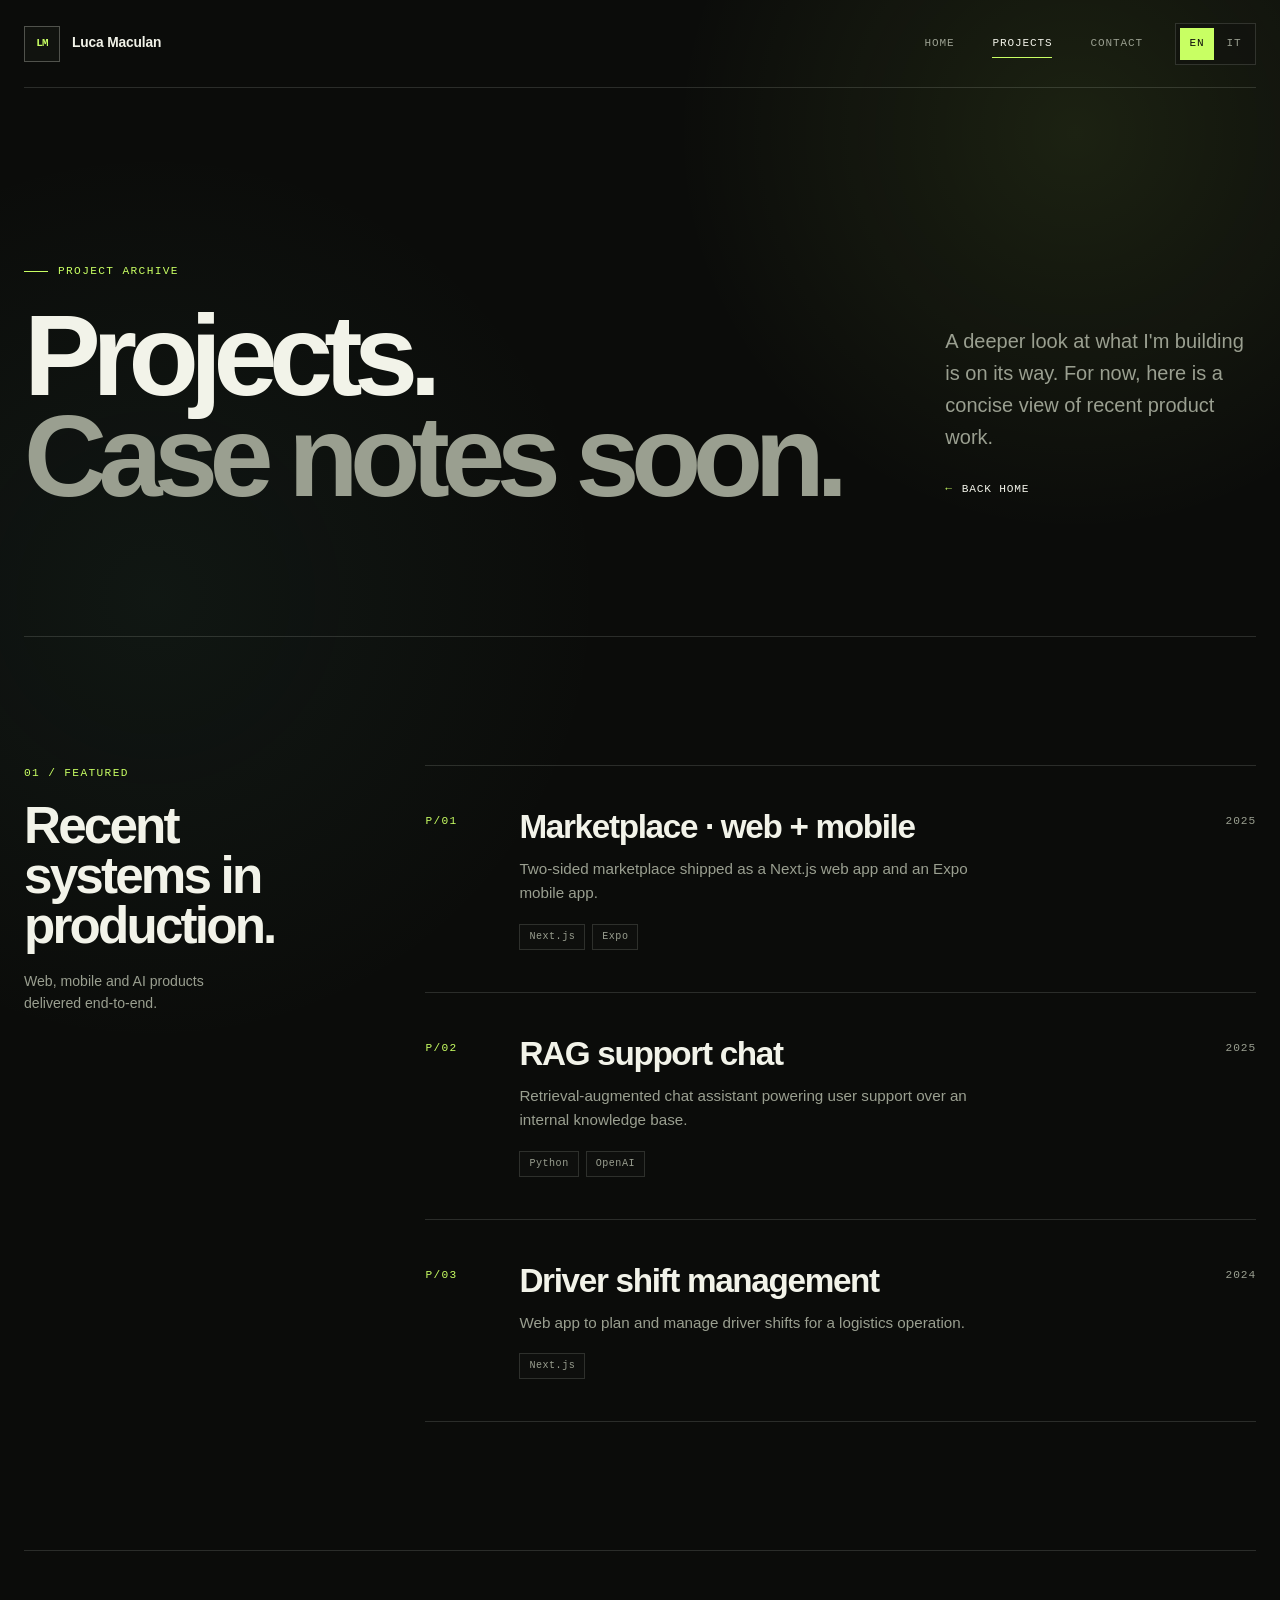
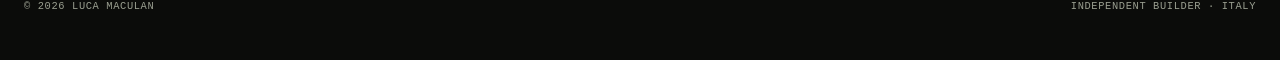
<file: en/projects/index.html>
<!doctype html>
<html lang="en">
  <head>
    <meta charset="utf-8" />
    <meta name="viewport" content="width=device-width, initial-scale=1" />
    <meta name="theme-color" content="#0b0c0a" />
    <title>Projects · Luca Maculan</title>
    <meta
      name="description"
      content="Selected web, mobile and applied AI projects by Luca Maculan."
    />
    <link rel="alternate" hreflang="en" href="../../en/projects/" />
    <link rel="alternate" hreflang="it" href="../../it/progetti/" />
    <link rel="stylesheet" href="../../styles.css" />
    <script>
      document.documentElement.classList.add("js");
    </script>
  </head>
  <body>
    <a class="skip-link" href="#main-content">Skip to content</a>

    <div class="site-shell">
      <header class="site-nav">
        <a class="brand" href="../" aria-label="Luca Maculan, home">
          <span class="brand-mark" aria-hidden="true">LM</span>
          <span class="brand-name">Luca Maculan</span>
        </a>

        <nav class="primary-nav" aria-label="Primary navigation">
          <a href="../">Home</a>
          <a href="./" aria-current="page">Projects</a>
          <a href="../#contact">Contact</a>
        </nav>

        <nav class="language-nav" aria-label="Language">
          <a href="../../en/projects/" aria-current="page">EN</a>
          <a href="../../it/progetti/" lang="it">IT</a>
        </nav>
      </header>

      <main id="main-content">
        <header class="page-hero">
          <div class="page-hero-copy" data-reveal>
            <p class="page-kicker">Project archive</p>
            <h1>
              Projects.
              <span>Case notes soon.</span>
            </h1>
          </div>

          <div class="page-hero-aside" data-reveal style="--delay: 120ms">
            <p>
              A deeper look at what I'm building is on its way. For now, here
              is a concise view of recent product work.
            </p>
            <a class="back-link" href="../"
              ><span aria-hidden="true">←</span> Back home</a
            >
          </div>
        </header>

        <section class="content-section">
          <div class="section-grid">
            <div class="section-heading" data-reveal>
              <span class="section-index">01 / Featured</span>
              <h2>Recent systems in production.</h2>
              <p class="section-note">
                Web, mobile and AI products delivered end-to-end.
              </p>
            </div>

            <div class="section-body project-list">
              <article class="project-record" data-reveal>
                <span class="record-number">P/01</span>
                <div class="project-copy">
                  <div class="project-title-row">
                    <h3>Marketplace · web + mobile</h3>
                  </div>
                  <p class="project-description">
                    Two-sided marketplace shipped as a Next.js web app and an
                    Expo mobile app.
                  </p>
                  <div class="tags" aria-label="Technologies">
                    <span class="tag">Next.js</span>
                    <span class="tag">Expo</span>
                  </div>
                </div>
                <span class="project-year">2025</span>
              </article>

              <article class="project-record" data-reveal>
                <span class="record-number">P/02</span>
                <div class="project-copy">
                  <div class="project-title-row">
                    <h3>RAG support chat</h3>
                  </div>
                  <p class="project-description">
                    Retrieval-augmented chat assistant powering user support
                    over an internal knowledge base.
                  </p>
                  <div class="tags" aria-label="Technologies">
                    <span class="tag">Python</span>
                    <span class="tag">OpenAI</span>
                  </div>
                </div>
                <span class="project-year">2025</span>
              </article>

              <article class="project-record" data-reveal>
                <span class="record-number">P/03</span>
                <div class="project-copy">
                  <div class="project-title-row">
                    <h3>Driver shift management</h3>
                  </div>
                  <p class="project-description">
                    Web app to plan and manage driver shifts for a logistics
                    operation.
                  </p>
                  <div class="tags" aria-label="Technologies">
                    <span class="tag">Next.js</span>
                  </div>
                </div>
                <span class="project-year">2024</span>
              </article>
            </div>
          </div>
        </section>
      </main>

      <footer class="site-footer">
        <span id="copyright"></span>
        <span class="footer-note">Independent builder · Italy</span>
      </footer>
    </div>

    <script>
      document.getElementById("copyright").textContent =
        "© " + new Date().getFullYear() + " Luca Maculan";

      const revealItems = document.querySelectorAll("[data-reveal]");
      const reduceMotion = window.matchMedia(
        "(prefers-reduced-motion: reduce)"
      ).matches;

      if (!("IntersectionObserver" in window) || reduceMotion) {
        revealItems.forEach((item) => item.classList.add("is-visible"));
      } else {
        const observer = new IntersectionObserver(
          (entries) => {
            entries.forEach((entry) => {
              if (entry.isIntersecting) {
                entry.target.classList.add("is-visible");
                observer.unobserve(entry.target);
              }
            });
          },
          { rootMargin: "0px 0px -8% 0px", threshold: 0.08 }
        );

        revealItems.forEach((item) => observer.observe(item));
      }
    </script>
  </body>
</html>
</file>
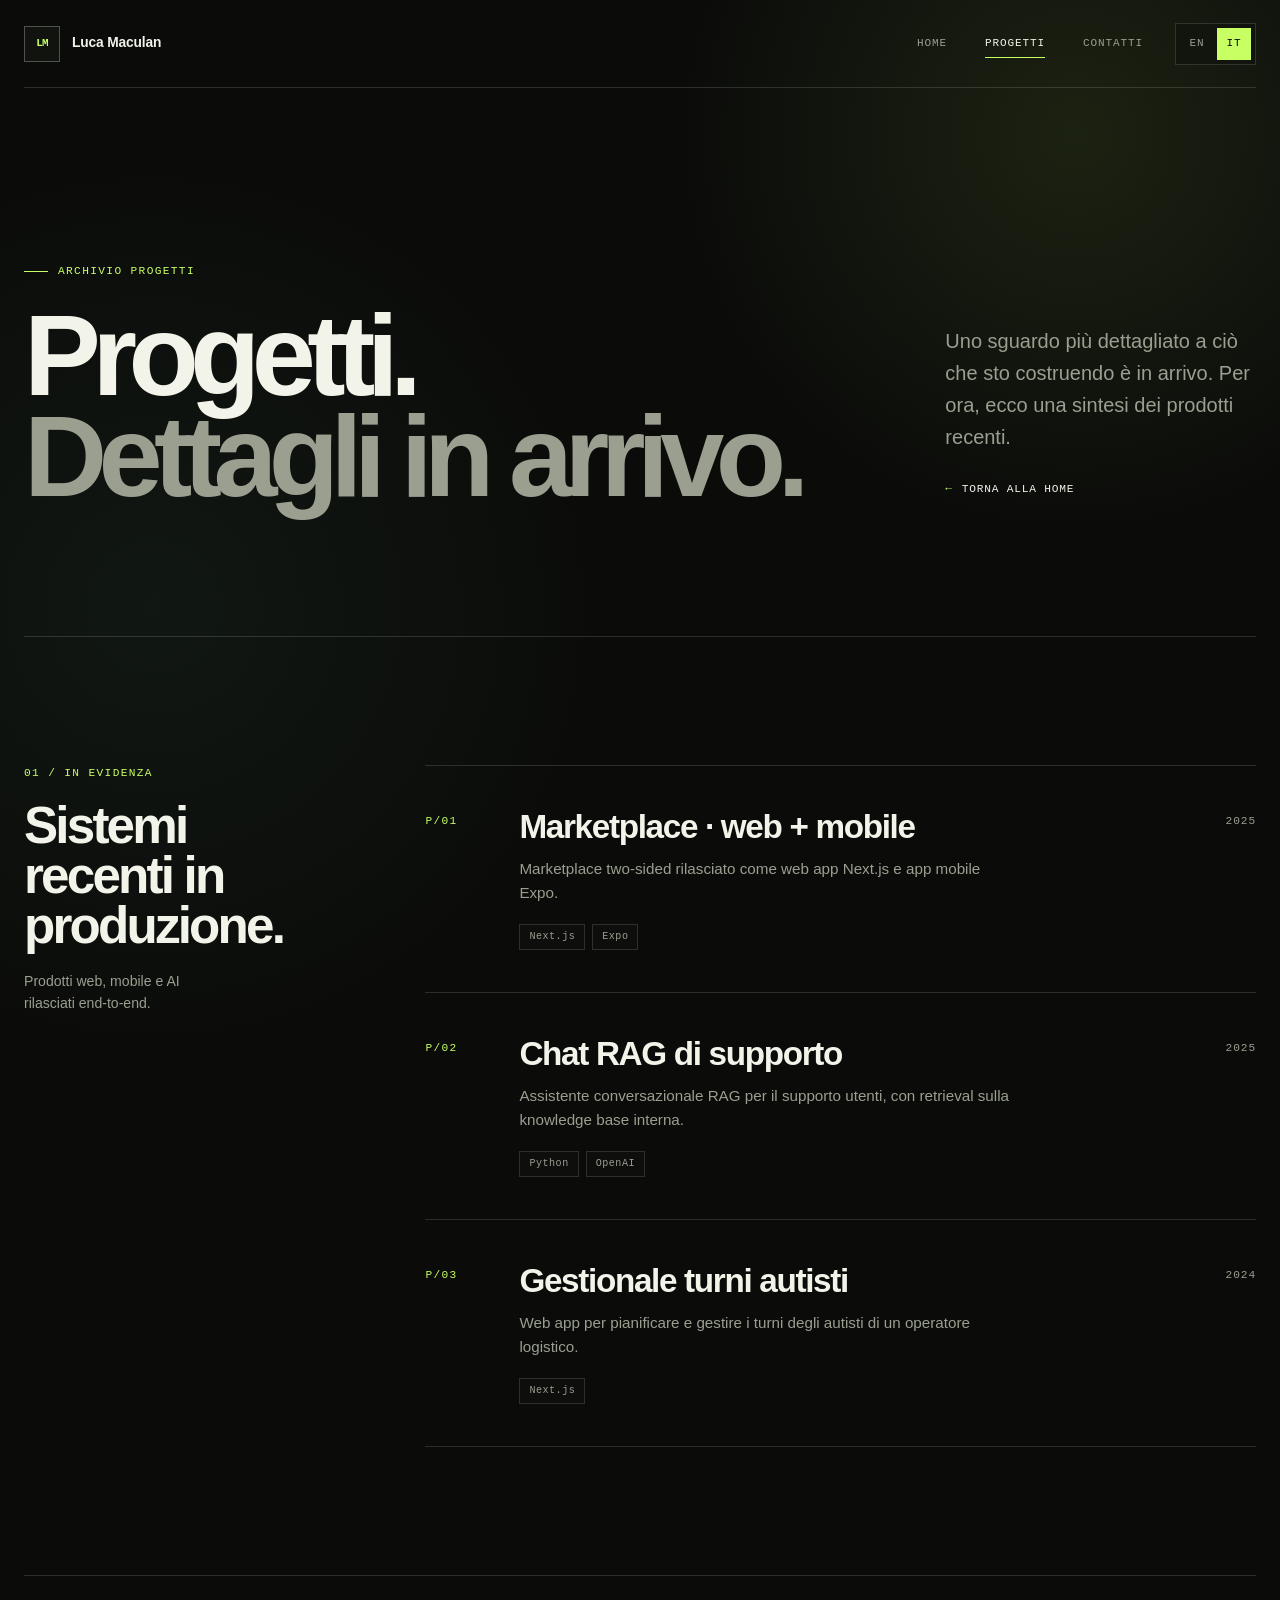
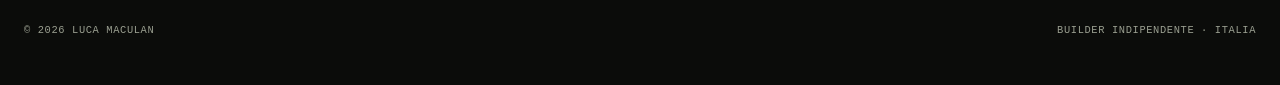
<file: it/progetti/index.html>
<!doctype html>
<html lang="it">
  <head>
    <meta charset="utf-8" />
    <meta name="viewport" content="width=device-width, initial-scale=1" />
    <meta name="theme-color" content="#0b0c0a" />
    <title>Progetti · Luca Maculan</title>
    <meta
      name="description"
      content="Progetti web, mobile e AI applicata selezionati da Luca Maculan."
    />
    <link rel="alternate" hreflang="en" href="../../en/projects/" />
    <link rel="alternate" hreflang="it" href="../../it/progetti/" />
    <link rel="stylesheet" href="../../styles.css" />
    <script>
      document.documentElement.classList.add("js");
    </script>
  </head>
  <body>
    <a class="skip-link" href="#main-content">Vai al contenuto</a>

    <div class="site-shell">
      <header class="site-nav">
        <a class="brand" href="../" aria-label="Luca Maculan, home">
          <span class="brand-mark" aria-hidden="true">LM</span>
          <span class="brand-name">Luca Maculan</span>
        </a>

        <nav class="primary-nav" aria-label="Navigazione principale">
          <a href="../">Home</a>
          <a href="./" aria-current="page">Progetti</a>
          <a href="../#contact">Contatti</a>
        </nav>

        <nav class="language-nav" aria-label="Lingua">
          <a href="../../en/projects/" lang="en">EN</a>
          <a href="../../it/progetti/" aria-current="page">IT</a>
        </nav>
      </header>

      <main id="main-content">
        <header class="page-hero">
          <div class="page-hero-copy" data-reveal>
            <p class="page-kicker">Archivio progetti</p>
            <h1>
              Progetti.
              <span>Dettagli in arrivo.</span>
            </h1>
          </div>

          <div class="page-hero-aside" data-reveal style="--delay: 120ms">
            <p>
              Uno sguardo più dettagliato a ciò che sto costruendo è in arrivo.
              Per ora, ecco una sintesi dei prodotti recenti.
            </p>
            <a class="back-link" href="../"
              ><span aria-hidden="true">←</span> Torna alla home</a
            >
          </div>
        </header>

        <section class="content-section">
          <div class="section-grid">
            <div class="section-heading" data-reveal>
              <span class="section-index">01 / In evidenza</span>
              <h2>Sistemi recenti in produzione.</h2>
              <p class="section-note">
                Prodotti web, mobile e AI rilasciati end-to-end.
              </p>
            </div>

            <div class="section-body project-list">
              <article class="project-record" data-reveal>
                <span class="record-number">P/01</span>
                <div class="project-copy">
                  <div class="project-title-row">
                    <h3>Marketplace · web + mobile</h3>
                  </div>
                  <p class="project-description">
                    Marketplace two-sided rilasciato come web app Next.js e app
                    mobile Expo.
                  </p>
                  <div class="tags" aria-label="Tecnologie">
                    <span class="tag">Next.js</span>
                    <span class="tag">Expo</span>
                  </div>
                </div>
                <span class="project-year">2025</span>
              </article>

              <article class="project-record" data-reveal>
                <span class="record-number">P/02</span>
                <div class="project-copy">
                  <div class="project-title-row">
                    <h3>Chat RAG di supporto</h3>
                  </div>
                  <p class="project-description">
                    Assistente conversazionale RAG per il supporto utenti, con
                    retrieval sulla knowledge base interna.
                  </p>
                  <div class="tags" aria-label="Tecnologie">
                    <span class="tag">Python</span>
                    <span class="tag">OpenAI</span>
                  </div>
                </div>
                <span class="project-year">2025</span>
              </article>

              <article class="project-record" data-reveal>
                <span class="record-number">P/03</span>
                <div class="project-copy">
                  <div class="project-title-row">
                    <h3>Gestionale turni autisti</h3>
                  </div>
                  <p class="project-description">
                    Web app per pianificare e gestire i turni degli autisti di
                    un operatore logistico.
                  </p>
                  <div class="tags" aria-label="Tecnologie">
                    <span class="tag">Next.js</span>
                  </div>
                </div>
                <span class="project-year">2024</span>
              </article>
            </div>
          </div>
        </section>
      </main>

      <footer class="site-footer">
        <span id="copyright"></span>
        <span class="footer-note">Builder indipendente · Italia</span>
      </footer>
    </div>

    <script>
      document.getElementById("copyright").textContent =
        "© " + new Date().getFullYear() + " Luca Maculan";

      const revealItems = document.querySelectorAll("[data-reveal]");
      const reduceMotion = window.matchMedia(
        "(prefers-reduced-motion: reduce)"
      ).matches;

      if (!("IntersectionObserver" in window) || reduceMotion) {
        revealItems.forEach((item) => item.classList.add("is-visible"));
      } else {
        const observer = new IntersectionObserver(
          (entries) => {
            entries.forEach((entry) => {
              if (entry.isIntersecting) {
                entry.target.classList.add("is-visible");
                observer.unobserve(entry.target);
              }
            });
          },
          { rootMargin: "0px 0px -8% 0px", threshold: 0.08 }
        );

        revealItems.forEach((item) => observer.observe(item));
      }
    </script>
  </body>
</html>
</file>
<file: styles.css>
:root {
  --bg: #0b0c0a;
  --surface: #11130f;
  --surface-strong: #171a14;
  --text: #f2f3e9;
  --muted: #9a9f90;
  --accent: #c8ff63;
  --accent-soft: rgba(200, 255, 99, 0.12);
  --line: rgba(242, 243, 233, 0.14);
  --line-strong: rgba(242, 243, 233, 0.28);
  --shadow: 0 28px 80px rgba(0, 0, 0, 0.28);
  --sans: -apple-system, BlinkMacSystemFont, "Segoe UI", Helvetica, Arial,
    sans-serif;
  --mono: ui-monospace, SFMono-Regular, "SF Mono", Menlo, Consolas,
    monospace;
  --page: 1240px;
}

*,
*::before,
*::after {
  box-sizing: border-box;
}

* {
  margin: 0;
}

html {
  background: var(--bg);
  scroll-behavior: smooth;
}

body {
  min-width: 320px;
  min-height: 100vh;
  color: var(--text);
  background:
    radial-gradient(circle at 84% 8%, rgba(200, 255, 99, 0.09), transparent 25rem),
    radial-gradient(circle at 12% 36%, rgba(91, 171, 141, 0.07), transparent 28rem),
    var(--bg);
  font-family: var(--sans);
  font-size: 16px;
  line-height: 1.6;
  -webkit-font-smoothing: antialiased;
  text-rendering: optimizeLegibility;
}

body::before {
  position: fixed;
  inset: 0;
  z-index: -1;
  background-image:
    linear-gradient(rgba(255, 255, 255, 0.018) 1px, transparent 1px),
    linear-gradient(90deg, rgba(255, 255, 255, 0.018) 1px, transparent 1px);
  background-size: 48px 48px;
  content: "";
  pointer-events: none;
}

::selection {
  color: var(--bg);
  background: var(--accent);
}

a {
  color: inherit;
  text-decoration: none;
}

button,
a {
  -webkit-tap-highlight-color: transparent;
}

:focus-visible {
  outline: 2px solid var(--accent);
  outline-offset: 5px;
}

.skip-link {
  position: fixed;
  top: 12px;
  left: 12px;
  z-index: 100;
  padding: 10px 14px;
  color: var(--bg);
  background: var(--accent);
  font-family: var(--mono);
  font-size: 0.75rem;
  font-weight: 700;
  transform: translateY(-160%);
  transition: transform 160ms ease;
}

.skip-link:focus {
  transform: translateY(0);
}

.site-shell {
  width: min(calc(100% - 48px), var(--page));
  margin-inline: auto;
}

.site-nav {
  position: relative;
  z-index: 20;
  display: flex;
  min-height: 88px;
  align-items: center;
  justify-content: space-between;
  gap: 32px;
  border-bottom: 1px solid var(--line);
}

.brand {
  display: inline-flex;
  flex: 0 0 auto;
  align-items: center;
  gap: 12px;
  font-size: 0.86rem;
  font-weight: 650;
  letter-spacing: -0.01em;
}

.brand-mark {
  display: grid;
  width: 36px;
  height: 36px;
  place-items: center;
  border: 1px solid var(--line-strong);
  color: var(--accent);
  background: var(--surface);
  font-family: var(--mono);
  font-size: 0.68rem;
  letter-spacing: -0.08em;
  transition:
    color 160ms ease,
    background-color 160ms ease,
    transform 160ms ease;
}

.brand:hover .brand-mark {
  color: var(--bg);
  background: var(--accent);
  transform: rotate(-4deg);
}

.primary-nav,
.language-nav {
  display: flex;
  align-items: center;
}

.primary-nav {
  gap: clamp(18px, 3vw, 38px);
  margin-left: auto;
}

.primary-nav a,
.language-nav a {
  position: relative;
  color: var(--muted);
  font-family: var(--mono);
  font-size: 0.69rem;
  letter-spacing: 0.08em;
  text-transform: uppercase;
  transition: color 160ms ease;
}

.primary-nav a {
  padding-block: 12px;
}

.primary-nav a::after {
  position: absolute;
  right: 0;
  bottom: 6px;
  left: 0;
  height: 1px;
  background: var(--accent);
  content: "";
  transform: scaleX(0);
  transform-origin: right;
  transition: transform 180ms ease;
}

.primary-nav a:hover,
.primary-nav a[aria-current="page"],
.language-nav a:hover,
.language-nav a[aria-current="page"] {
  color: var(--text);
}

.primary-nav a:hover::after,
.primary-nav a[aria-current="page"]::after {
  transform: scaleX(1);
  transform-origin: left;
}

.language-nav {
  flex: 0 0 auto;
  gap: 3px;
  padding: 4px;
  border: 1px solid var(--line);
  background: rgba(17, 19, 15, 0.72);
}

.language-nav a {
  display: grid;
  min-width: 34px;
  min-height: 32px;
  place-items: center;
}

.language-nav a[aria-current="page"] {
  color: var(--bg);
  background: var(--accent);
}

main {
  display: block;
}

.hero {
  display: grid;
  grid-template-columns: minmax(0, 1.55fr) minmax(290px, 0.65fr);
  gap: clamp(48px, 8vw, 120px);
  align-items: end;
  min-height: min(780px, calc(100vh - 88px));
  padding-block: clamp(88px, 12vw, 164px) clamp(96px, 12vw, 156px);
}

.hero-copy,
.hero-aside,
.section-body,
.page-hero-copy {
  min-width: 0;
}

.eyebrow,
.section-index,
.record-number,
.meta-label,
.page-kicker {
  color: var(--accent);
  font-family: var(--mono);
  font-size: 0.7rem;
  letter-spacing: 0.12em;
  text-transform: uppercase;
}

.eyebrow {
  display: flex;
  align-items: center;
  gap: 12px;
  margin-bottom: 24px;
}

.eyebrow::before {
  width: 34px;
  height: 1px;
  background: var(--accent);
  content: "";
}

h1,
h2,
h3 {
  text-wrap: balance;
}

.hero h1 {
  max-width: 8.8em;
  font-size: clamp(3.35rem, 8.5vw, 8rem);
  font-weight: 600;
  letter-spacing: -0.075em;
  line-height: 0.9;
}

.hero h1 span {
  display: block;
  color: var(--muted);
}

.hero-aside {
  padding-bottom: 0.4rem;
}

.hero-lede {
  max-width: 33rem;
  color: var(--muted);
  font-size: clamp(1.08rem, 1.7vw, 1.35rem);
  line-height: 1.5;
}

.hero-lede strong {
  color: var(--text);
  font-weight: 540;
}

.status {
  display: inline-flex;
  align-items: center;
  gap: 10px;
  margin-top: 32px;
  padding: 10px 14px;
  border: 1px solid var(--line);
  color: var(--text);
  background: var(--surface);
  font-family: var(--mono);
  font-size: 0.69rem;
  letter-spacing: 0.05em;
}

.status::before {
  width: 8px;
  height: 8px;
  border-radius: 50%;
  background: var(--accent);
  box-shadow: 0 0 0 0 rgba(200, 255, 99, 0.45);
  content: "";
  animation: pulse 2.4s ease-out infinite;
}

@keyframes pulse {
  70%,
  100% {
    box-shadow: 0 0 0 8px rgba(200, 255, 99, 0);
  }
}

.hero-meta {
  display: grid;
  grid-template-columns: repeat(3, minmax(0, 1fr));
  border-block: 1px solid var(--line);
}

.meta-item {
  min-width: 0;
  padding: 22px clamp(18px, 3vw, 32px);
  border-left: 1px solid var(--line);
}

.meta-item:first-child {
  border-left: 0;
  padding-left: 0;
}

.meta-label {
  display: block;
  margin-bottom: 5px;
  color: var(--muted);
}

.meta-value {
  display: block;
  font-size: clamp(0.9rem, 1.5vw, 1rem);
  font-weight: 560;
  line-height: 1.4;
}

.content-section {
  padding-block: clamp(84px, 10vw, 140px);
  border-top: 1px solid var(--line);
  scroll-margin-top: 24px;
}

.section-grid {
  display: grid;
  grid-template-columns: minmax(220px, 0.72fr) minmax(0, 2fr);
  gap: clamp(48px, 8vw, 116px);
  align-items: start;
}

.section-heading {
  min-width: 220px;
}

.section-index {
  display: block;
  margin-bottom: 18px;
}

.section-heading h2 {
  max-width: 9em;
  font-size: clamp(2rem, 4vw, 3.8rem);
  font-weight: 580;
  letter-spacing: -0.055em;
  line-height: 0.98;
  overflow-wrap: normal;
  word-break: normal;
  hyphens: none;
}

.section-note {
  max-width: 25ch;
  margin-top: 20px;
  color: var(--muted);
  font-size: 0.88rem;
  line-height: 1.55;
}

.stack-grid {
  display: grid;
  grid-template-columns: repeat(2, minmax(0, 1fr));
  border-top: 1px solid var(--line);
  border-left: 1px solid var(--line);
}

.stack-item {
  position: relative;
  display: flex;
  min-width: 0;
  min-height: 220px;
  flex-direction: column;
  padding: clamp(24px, 4vw, 38px);
  border-right: 1px solid var(--line);
  border-bottom: 1px solid var(--line);
  background: rgba(17, 19, 15, 0.58);
  transition:
    background-color 180ms ease,
    transform 180ms ease;
}

.stack-item::after {
  position: absolute;
  top: 0;
  right: 0;
  width: 24px;
  height: 24px;
  border-top: 1px solid var(--accent);
  border-right: 1px solid var(--accent);
  content: "";
  opacity: 0;
  transition: opacity 180ms ease;
}

.stack-item:hover {
  z-index: 1;
  background: var(--surface-strong);
  transform: translateY(-2px);
}

.stack-item:hover::after {
  opacity: 1;
}

.stack-item:last-child {
  grid-column: 1 / -1;
  min-height: 190px;
}

.stack-topline {
  display: flex;
  align-items: center;
  justify-content: space-between;
  gap: 16px;
  margin-bottom: auto;
}

.stack-domain,
.stack-count {
  font-family: var(--mono);
  font-size: 0.67rem;
  letter-spacing: 0.1em;
  text-transform: uppercase;
}

.stack-domain {
  color: var(--accent);
}

.stack-count {
  color: var(--muted);
}

.stack-tech {
  margin-top: 42px;
  font-size: clamp(1.35rem, 2.4vw, 2rem);
  font-weight: 580;
  letter-spacing: -0.035em;
  line-height: 1.1;
}

.stack-note {
  max-width: 48ch;
  margin-top: 12px;
  color: var(--muted);
  font-size: 0.84rem;
  line-height: 1.55;
}

.project-list {
  border-top: 1px solid var(--line);
}

.project-record {
  display: grid;
  grid-template-columns: 58px minmax(0, 1fr) auto;
  gap: clamp(18px, 3vw, 36px);
  align-items: start;
  padding-block: clamp(28px, 4vw, 42px);
  border-bottom: 1px solid var(--line);
  transition:
    padding 180ms ease,
    background-color 180ms ease;
}

.project-record:hover {
  padding-inline: 18px;
  background: linear-gradient(90deg, var(--accent-soft), transparent 74%);
}

.record-number {
  padding-top: 5px;
}

.project-copy {
  min-width: 0;
}

.project-title-row {
  display: flex;
  align-items: baseline;
  justify-content: space-between;
  gap: 24px;
}

.project-title-row h3 {
  font-size: clamp(1.35rem, 2.6vw, 2.15rem);
  font-weight: 560;
  letter-spacing: -0.04em;
  line-height: 1.12;
}

.project-description {
  max-width: 58ch;
  margin-top: 12px;
  color: var(--muted);
  font-size: 0.95rem;
}

.project-year {
  padding-top: 5px;
  color: var(--muted);
  font-family: var(--mono);
  font-size: 0.7rem;
  letter-spacing: 0.08em;
}

.tags {
  display: flex;
  flex-wrap: wrap;
  gap: 7px;
  margin-top: 18px;
}

.tag {
  padding: 4px 9px;
  border: 1px solid var(--line);
  color: var(--muted);
  background: rgba(17, 19, 15, 0.54);
  font-family: var(--mono);
  font-size: 0.63rem;
  letter-spacing: 0.05em;
}

.text-link,
.contact-link {
  display: inline-flex;
  align-items: center;
  gap: 12px;
  font-family: var(--mono);
  font-size: 0.75rem;
  letter-spacing: 0.06em;
  text-transform: uppercase;
}

.text-link {
  margin-top: 32px;
}

.text-link::after,
.contact-link::after {
  display: inline-grid;
  width: 30px;
  height: 30px;
  place-items: center;
  border: 1px solid var(--line-strong);
  color: var(--accent);
  content: "↗";
  transition:
    color 160ms ease,
    background-color 160ms ease,
    transform 160ms ease;
}

.text-link:hover::after,
.contact-link:hover::after {
  color: var(--bg);
  background: var(--accent);
  transform: translate(2px, -2px);
}

.timeline {
  border-top: 1px solid var(--line);
}

.timeline-item {
  display: grid;
  grid-template-columns: minmax(120px, 0.38fr) minmax(0, 1.62fr);
  gap: clamp(28px, 5vw, 64px);
  padding-block: clamp(28px, 4vw, 38px);
  border-bottom: 1px solid var(--line);
}

.timeline-year {
  color: var(--accent);
  font-family: var(--mono);
  font-size: 0.68rem;
  letter-spacing: 0.07em;
  text-transform: uppercase;
}

.timeline-item h3 {
  font-size: clamp(1.12rem, 2vw, 1.45rem);
  font-weight: 570;
  letter-spacing: -0.025em;
  line-height: 1.2;
}

.timeline-item p {
  max-width: 63ch;
  margin-top: 10px;
  color: var(--muted);
  font-size: 0.9rem;
}

.contact-panel {
  display: grid;
  grid-template-columns: minmax(0, 1.35fr) auto;
  gap: 48px;
  align-items: end;
  padding: clamp(34px, 6vw, 68px);
  border: 1px solid var(--line);
  background:
    linear-gradient(135deg, rgba(200, 255, 99, 0.11), transparent 48%),
    var(--surface);
  box-shadow: var(--shadow);
}

.contact-panel h2 {
  max-width: 12em;
  margin-top: 20px;
  font-size: clamp(2.15rem, 5vw, 4.7rem);
  font-weight: 580;
  letter-spacing: -0.06em;
  line-height: 0.98;
}

.contact-panel p {
  max-width: 54ch;
  margin-top: 22px;
  color: var(--muted);
}

.contact-link {
  flex: 0 0 auto;
  min-height: 44px;
}

.site-footer {
  display: flex;
  min-height: 110px;
  align-items: center;
  justify-content: space-between;
  gap: 24px;
  border-top: 1px solid var(--line);
  color: var(--muted);
  font-family: var(--mono);
  font-size: 0.65rem;
  letter-spacing: 0.06em;
  text-transform: uppercase;
}

.footer-note {
  text-align: right;
}

.page-hero {
  display: grid;
  grid-template-columns: minmax(0, 1.45fr) minmax(280px, 0.55fr);
  gap: clamp(48px, 8vw, 120px);
  align-items: end;
  padding-block: clamp(96px, 13vw, 180px) clamp(88px, 10vw, 132px);
}

.page-kicker {
  display: inline-flex;
  align-items: center;
  gap: 10px;
  margin-bottom: 24px;
}

.page-kicker::before {
  width: 24px;
  height: 1px;
  background: var(--accent);
  content: "";
}

.page-hero h1 {
  max-width: 8em;
  font-size: clamp(3.8rem, 9vw, 8.5rem);
  font-weight: 600;
  letter-spacing: -0.075em;
  line-height: 0.88;
}

.page-hero h1 span {
  display: block;
  color: var(--muted);
}

.page-hero-aside {
  min-width: 0;
  padding-bottom: 0.5rem;
}

.page-hero-aside p {
  max-width: 31rem;
  color: var(--muted);
  font-size: clamp(1.05rem, 1.6vw, 1.25rem);
}

.back-link {
  display: inline-flex;
  align-items: center;
  gap: 9px;
  margin-top: 28px;
  color: var(--text);
  font-family: var(--mono);
  font-size: 0.7rem;
  letter-spacing: 0.07em;
  text-transform: uppercase;
}

.back-link span {
  color: var(--accent);
  transition: transform 160ms ease;
}

.back-link:hover span {
  transform: translateX(-4px);
}

.js [data-reveal] {
  opacity: 0;
  transform: translateY(22px);
  transition:
    opacity 600ms ease,
    transform 600ms cubic-bezier(0.22, 1, 0.36, 1);
  transition-delay: var(--delay, 0ms);
}

.js [data-reveal].is-visible {
  opacity: 1;
  transform: translateY(0);
}

@media (max-width: 900px) {
  .hero,
  .page-hero {
    grid-template-columns: minmax(0, 1fr);
    gap: 48px;
    min-height: auto;
  }

  .hero h1,
  .page-hero h1 {
    max-width: 9em;
  }

  .hero-aside,
  .page-hero-aside {
    max-width: 38rem;
  }

  .primary-nav {
    gap: 18px;
  }

  .primary-nav a {
    font-size: 0.64rem;
  }
}

@media (max-width: 768px) {
  .site-shell {
    width: min(calc(100% - 32px), var(--page));
  }

  .section-grid {
    grid-template-columns: minmax(0, 1fr);
    gap: 44px;
  }

  .section-heading {
    min-width: 0;
  }

  .section-heading h2 {
    max-width: 12em;
  }

  .section-note {
    max-width: 42ch;
  }

  .contact-panel {
    grid-template-columns: minmax(0, 1fr);
    align-items: start;
  }

  .contact-link {
    justify-self: start;
  }
}

@media (max-width: 680px) {
  .site-nav {
    flex-wrap: wrap;
    gap: 0;
    padding-block: 16px 12px;
  }

  .primary-nav {
    order: 3;
    width: 100%;
    margin-top: 12px;
    padding-top: 10px;
    border-top: 1px solid var(--line);
    justify-content: space-between;
    overflow-x: auto;
    scrollbar-width: none;
  }

  .primary-nav::-webkit-scrollbar {
    display: none;
  }

  .language-nav {
    margin-left: auto;
  }

  .hero {
    padding-block: 72px 90px;
  }

  .hero-meta {
    grid-template-columns: minmax(0, 1fr);
  }

  .meta-item,
  .meta-item:first-child {
    padding: 18px 0;
    border-top: 1px solid var(--line);
    border-left: 0;
  }

  .meta-item:first-child {
    border-top: 0;
  }

  .project-record {
    grid-template-columns: auto minmax(0, 1fr);
    gap: 16px 20px;
  }

  .project-record:hover {
    padding-inline: 10px;
  }

  .project-copy {
    grid-column: 1 / -1;
    grid-row: 2;
  }

  .project-year {
    grid-column: 2;
    grid-row: 1;
    justify-self: end;
  }

  .timeline-item {
    grid-template-columns: minmax(0, 1fr);
    gap: 12px;
  }

  .site-footer {
    align-items: flex-start;
    flex-direction: column;
    justify-content: center;
    gap: 7px;
  }

  .footer-note {
    text-align: left;
  }
}

@media (max-width: 540px) {
  .brand-name {
    display: none;
  }

  .hero h1 {
    font-size: clamp(3rem, 15vw, 4.4rem);
    letter-spacing: -0.065em;
  }

  .page-hero h1 {
    font-size: clamp(3.4rem, 17vw, 5rem);
  }

  .stack-grid {
    grid-template-columns: minmax(0, 1fr);
  }

  .stack-item,
  .stack-item:last-child {
    grid-column: auto;
    min-height: 200px;
  }

  .stack-tech {
    font-size: 1.45rem;
  }

  .contact-panel {
    gap: 38px;
  }
}

@media (max-width: 390px) {
  .site-shell {
    width: min(calc(100% - 24px), var(--page));
  }

  .primary-nav {
    gap: 14px;
  }

  .primary-nav a {
    font-size: 0.58rem;
  }

  .hero {
    padding-top: 62px;
  }

  .content-section {
    padding-block: 72px;
  }

  .contact-panel {
    padding: 28px 22px;
  }
}

@media (prefers-reduced-motion: reduce) {
  html {
    scroll-behavior: auto;
  }

  *,
  *::before,
  *::after {
    scroll-behavior: auto !important;
    animation-duration: 0.01ms !important;
    animation-iteration-count: 1 !important;
    transition-duration: 0.01ms !important;
  }

  .js [data-reveal] {
    opacity: 1;
    transform: none;
  }
}
</file>
